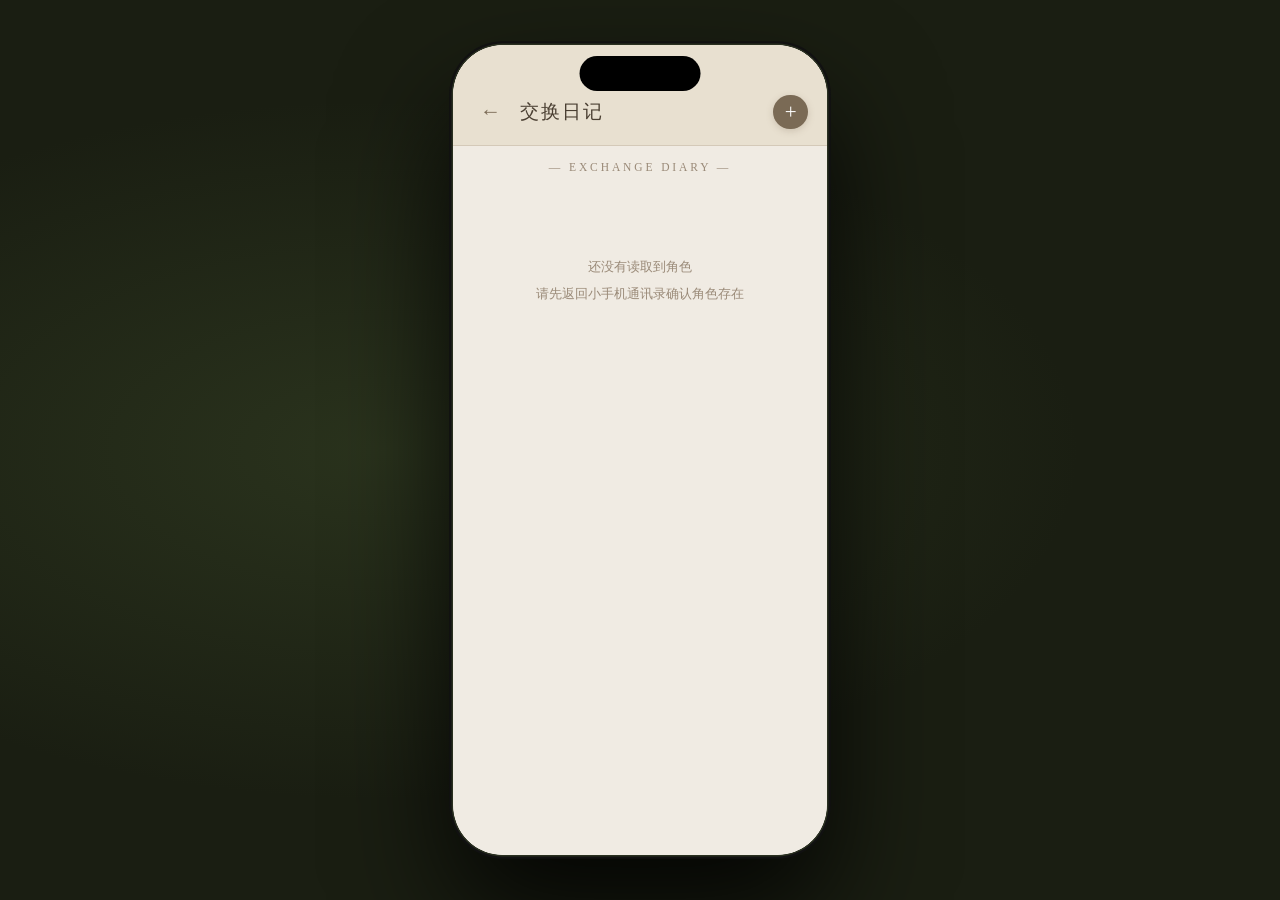
<file: diary.html>
<!DOCTYPE html>
<html lang="zh-CN">
<head>
<meta charset="UTF-8">
<meta name="viewport" content="width=device-width, initial-scale=1.0, maximum-scale=1.0, user-scalable=no">
<title>交换日记</title>
<style>
*{margin:0;padding:0;box-sizing:border-box;-webkit-tap-highlight-color:transparent}
html,body{width:100%;height:100%;font-family:'Noto Sans SC',Georgia,'Songti SC',serif;background:#e8e4d8;overflow:hidden}
.wrap{width:100%;height:100vh;display:flex;align-items:center;justify-content:center;background:radial-gradient(ellipse at 30% 50%,rgba(80,100,55,.3) 0%,transparent 55%),#1a1e12}
.shell{width:390px;height:844px;background:#0e120b;border-radius:52px;box-shadow:0 0 0 1.5px #2a3020,0 0 0 4px #111,0 60px 120px rgba(0,0,0,.85);position:relative;overflow:hidden;flex-shrink:0}
@media(max-height:900px) and (min-width:501px){.shell{zoom:.96}}
@media(max-height:860px) and (min-width:501px){.shell{zoom:.90}}
@media(max-height:800px) and (min-width:501px){.shell{zoom:.84}}
@media(max-height:740px) and (min-width:501px){.shell{zoom:.76}}
@media(max-height:680px) and (min-width:501px){.shell{zoom:.70}}
@media(max-width:500px){
  .wrap{background:#0e120b;padding:0;align-items:flex-start}
  .shell{width:100vw!important;height:100vh!important;border-radius:0!important;box-shadow:none!important;padding-top:env(safe-area-inset-top,0px)}
  .header{padding-top:max(52px,calc(env(safe-area-inset-top,0px) + 40px))!important}
}
.island{position:absolute;top:12px;left:50%;transform:translateX(-50%);width:126px;height:36px;background:#000;border-radius:20px;z-index:999}
.screen{position:absolute;inset:0;overflow:hidden;border-radius:inherit;background:#f0ebe3;color:#4a3f32}
.view{position:absolute;inset:0;display:none;flex-direction:column;background:#f0ebe3}
.view.active{display:flex}
.header{background:#e8e0d0;padding:52px 20px 16px;display:flex;align-items:center;justify-content:space-between;border-bottom:1px solid #d4c9b8;flex-shrink:0;position:relative;z-index:10}
.header-left{display:flex;align-items:center;gap:12px;min-width:0}
.back-btn{font-size:22px;color:#7a6a55;cursor:pointer;padding:4px 8px;line-height:1;user-select:none}
.header-title{font-size:20px;color:#4a3f32;font-weight:normal;letter-spacing:2px;white-space:nowrap;overflow:hidden;text-overflow:ellipsis}
.add-btn,.gen-btn{background:#7a6a55;color:#fff;border:none;cursor:pointer;box-shadow:0 2px 8px rgba(122,106,85,.26);font-family:inherit}
.add-btn{width:36px;height:36px;border-radius:50%;display:flex;align-items:center;justify-content:center;font-size:22px}
.gen-btn{padding:8px 15px;border-radius:20px;font-size:13px;letter-spacing:1px;white-space:nowrap}
.gen-btn:disabled{background:#b0a090;box-shadow:none}
.subtitle{text-align:center;color:#9a8a78;font-size:12px;letter-spacing:3px;padding:16px 0 8px;text-transform:uppercase;flex-shrink:0}
.scroll{flex:1;overflow-y:auto;-webkit-overflow-scrolling:touch}
.scroll::-webkit-scrollbar{display:none}
.books-grid{display:grid;grid-template-columns:1fr 1fr;gap:16px;padding:16px}
.book-card{background:#fff;border-radius:12px;overflow:hidden;box-shadow:0 2px 12px rgba(0,0,0,.08);cursor:pointer;transition:transform .2s;position:relative}
.book-card:active{transform:scale(.97)}
.book-spine{width:8px;height:100%;position:absolute;left:0;top:0;background:#c4a882}
.book-cover{padding:20px 16px 16px 20px;min-height:160px;display:flex;flex-direction:column;align-items:center;justify-content:center;background:linear-gradient(135deg,#fdf8f0 0%,#f5ede0 100%)}
.book-icon{width:54px;height:54px;border-radius:14px;background:#efe3d5;display:flex;align-items:center;justify-content:center;font-size:30px;margin-bottom:10px;overflow:hidden;box-shadow:0 2px 6px rgba(0,0,0,.08)}
.book-icon img{width:100%;height:100%;object-fit:cover}
.book-name{font-size:14px;color:#4a3f32;text-align:center;letter-spacing:1px;word-break:break-all}
.book-label{font-size:11px;color:#9a8a78;text-align:center;margin-top:4px;letter-spacing:1px}
.book-footer{padding:10px 16px;background:#f5ede0;border-top:1px solid #e8ddd0;font-size:11px;color:#9a8a78;text-align:center}
.empty{text-align:center;color:#9a8a78;padding:60px 20px;font-size:14px;line-height:2;grid-column:1/-1}
.diary-list{padding:16px;display:flex;flex-direction:column;gap:16px}
.diary-card{background:#fff;border-radius:12px;overflow:hidden;box-shadow:0 2px 12px rgba(0,0,0,.07);cursor:pointer;transition:transform .15s}
.diary-card:active{transform:scale(.98)}
.card-header{background:linear-gradient(135deg,#fdf8f0,#f5ede0);padding:16px 20px 12px;border-bottom:1px solid #ede3d5}
.card-date{font-size:16px;color:#4a3f32;letter-spacing:1px}
.card-meta{font-size:11px;color:#9a8a78;margin-top:4px}
.card-preview{padding:14px 20px;font-size:14px;color:#6a5a4a;line-height:1.8;display:-webkit-box;-webkit-line-clamp:3;-webkit-box-orient:vertical;overflow:hidden}
.empty-state{text-align:center;padding:80px 20px;color:#9a8a78}
.empty-icon{font-size:48px;margin-bottom:16px}
.empty-text{font-size:14px;line-height:2}
.detail-overlay{display:none;position:absolute;inset:0;z-index:100;background:#f5ede0;overflow-y:auto}
.detail-overlay::-webkit-scrollbar{display:none}
.detail-header{background:#e8e0d0;padding:52px 20px 16px;border-bottom:1px solid #d4c9b8;display:flex;align-items:center;gap:12px;position:sticky;top:0;z-index:2}
.parchment{margin:20px 16px 40px;background:#fdf8f0;border-radius:8px;padding:28px 24px;box-shadow:0 4px 20px rgba(0,0,0,.1),inset 0 0 60px rgba(200,180,140,.15);position:relative;line-height:2}
.parchment::before{content:'';position:absolute;inset:0;border-radius:8px;background:repeating-linear-gradient(transparent,transparent 31px,#e8ddd0 31px,#e8ddd0 32px);pointer-events:none}
.detail-date{font-size:15px;color:#4a3f32;text-align:center;margin-bottom:6px;position:relative;z-index:1;letter-spacing:2px}
.detail-meta{font-size:12px;color:#9a8a78;text-align:center;margin-bottom:20px;position:relative;z-index:1}
.detail-divider{border:none;border-top:1px solid #d4c9b8;margin:16px 0}
.detail-content{font-size:15px;color:#4a3f32;line-height:2.2;white-space:pre-wrap;position:relative;z-index:1}
.toast{position:absolute;bottom:40px;left:50%;transform:translateX(-50%);background:rgba(74,63,50,.88);color:#fff;padding:10px 20px;border-radius:20px;font-size:13px;opacity:0;transition:opacity .3s;pointer-events:none;white-space:nowrap;z-index:999}
.dialog-mask{display:none;position:absolute;inset:0;background:rgba(0,0,0,.42);z-index:200;align-items:center;justify-content:center}
.dialog-mask.show{display:flex}
.dialog-box{background:#fdf8f0;border-radius:16px;padding:22px 18px;width:84%;max-width:320px;text-align:center}
.dialog-title{font-size:16px;color:#4a3f32;margin-bottom:10px}
.dialog-msg{font-size:13px;color:#7a6a55;line-height:1.8;margin-bottom:18px}
.dialog-btns{display:flex;gap:10px}
.dialog-btn{flex:1;padding:10px;border-radius:20px;font-size:14px;cursor:pointer;border:none;font-family:inherit}
.dialog-btn-cancel{background:#e8ddd0;color:#7a6a55}
.dialog-btn-ok{background:#7a6a55;color:#fff}
.write-box{padding:16px}
.write-area{width:100%;min-height:260px;border:1px solid #d4c9b8;border-radius:12px;background:#fdf8f0;color:#4a3f32;font-family:Georgia,'Noto Serif SC','Songti SC',serif;font-size:15px;line-height:2;padding:16px;resize:none;outline:none;box-shadow:inset 0 0 40px rgba(200,180,140,.12)}
.write-actions{display:flex;gap:10px;margin-top:12px}
.write-actions button{flex:1;border:none;border-radius:18px;padding:11px;font-family:inherit;font-size:14px;cursor:pointer}
.btn-light{background:#e8ddd0;color:#7a6a55}
.btn-dark{background:#7a6a55;color:#fff}
</style>
</head>
<body>
<div class="wrap">
  <div class="shell">
    <div class="island"></div>
    <div class="screen">
      <div id="homeView" class="view active">
        <div class="header">
          <div class="header-left">
            <div class="back-btn" onclick="goBack()">←</div>
            <div class="header-title">交换日记</div>
          </div>
          <div class="add-btn" onclick="openUserDiary()">+</div>
        </div>
        <div class="subtitle">— Exchange Diary —</div>
        <div class="scroll"><div class="books-grid" id="booksGrid"><div class="empty">加载中...</div></div></div>
      </div>

      <div id="aiView" class="view">
        <div class="header">
          <div class="header-left">
            <div class="back-btn" onclick="showHome()">←</div>
            <div class="header-title" id="aiTitle">的日记</div>
          </div>
          <button class="gen-btn" id="genBtn" onclick="generateDiary()">✦ 今日日记</button>
        </div>
        <div class="scroll"><div class="diary-list" id="diaryList"></div></div>
      </div>

      <div id="userView" class="view">
        <div class="header">
          <div class="header-left">
            <div class="back-btn" onclick="showHome()">←</div>
            <div class="header-title">我的日记</div>
          </div>
          <button type="button" class="gen-btn" onclick="saveUserDiary()">保存</button>
        </div>
        <div class="scroll">
          <div class="write-box">
            <textarea id="userDiaryInput" class="write-area" placeholder="今天想写点什么？"></textarea>
            <div class="write-actions">
              <button type="button" class="btn-light" onclick="clearUserDiaryInput()">清空</button>
              <button type="button" class="btn-dark" onclick="saveUserDiary()">保存今天</button>
            </div>
          </div>
          <div class="diary-list" id="userDiaryList"></div>
        </div>
      </div>

      <div class="detail-overlay" id="detailOverlay">
        <div class="detail-header">
          <div class="back-btn" onclick="closeDetail()">←</div>
          <div style="font-size:16px;color:#4a3f32;" id="detailTitle"></div>
        </div>
        <div class="parchment">
          <div class="detail-date" id="detailDate"></div>
          <div class="detail-meta" id="detailMeta"></div>
          <hr class="detail-divider">
          <div class="detail-content" id="detailContent"></div>
        </div>
      </div>

      <div class="dialog-mask" id="existsDialog">
        <div class="dialog-box">
          <div class="dialog-title">今天已有日记</div>
          <div class="dialog-msg">今天的日记已经生成了。<br>是否删除重新生成？</div>
          <div class="dialog-btns">
            <button class="dialog-btn dialog-btn-cancel" onclick="closeExistsDialog()">取消</button>
            <button class="dialog-btn dialog-btn-ok" onclick="confirmRegenerate()">重新生成</button>
          </div>
        </div>
      </div>

      <div class="toast" id="toast"></div>
    </div>
  </div>
</div>

<script>
const spineColors=['#c4a882','#a8b4c0','#b8c4a8','#c0a8b8','#c4b8a8','#a8c0bc'];
let chars=[];
let currentChar=null;
let diaries=[];

function safeJson(raw,fallback){try{if(raw==null||raw==='')return fallback;return JSON.parse(raw)}catch(e){return fallback}}
function storeGet(k,f){return safeJson(localStorage.getItem(k),f)}
function storeSet(k,v){localStorage.setItem(k,JSON.stringify(v))}
function todayStr(){const d=new Date();return d.getFullYear()+'年'+String(d.getMonth()+1).padStart(2,'0')+'月'+String(d.getDate()).padStart(2,'0')+'日'}
function nowTime(){return Date.now()}
function esc(s){const d=document.createElement('div');d.textContent=s==null?'':String(s);return d.innerHTML}
function firstNonEmpty(){for(let i=0;i<arguments.length;i++){const v=arguments[i];if(v!==undefined&&v!==null&&String(v).trim()!=='')return v}return ''}
function goBack(){window.location.href='index.html'}
function showOnly(id){document.querySelectorAll('.view').forEach(v=>v.classList.remove('active'));const el=document.getElementById(id);if(el)el.classList.add('active')}

function normalizeChars(raw){
  if(!Array.isArray(raw))return [];
  return raw.filter(Boolean).map((c,i)=>{
    const id=firstNonEmpty(c.id,c.userId,c.aiId,c.contactId,'char_'+i);
    const name=firstNonEmpty(c.realName,c.name,c.nickname,c.aiName,'TA');
    return {
      id:String(id),
      name:String(name),
      realName:String(name),
      avatarImg:firstNonEmpty(c.avatarImg,c.avatar,c.avatarUri,c.avatarUrl,c.photo,''),
      system:firstNonEmpty(c.system,c.identityInfo,c.identity,c.persona,c.relation,'')
    };
  });
}
function loadCharsFromStorage(){
  const keys=['chars','contacts','aiContacts','characters','contactList'];
  for(const k of keys){
    const normalized=normalizeChars(storeGet(k,null));
    if(normalized.length)return normalized;
  }
  return [];
}
function showHome(){currentChar=null;showOnly('homeView');renderBooks()}
function init(){try{chars=loadCharsFromStorage();renderBooks()}catch(e){const grid=document.getElementById('booksGrid');if(grid)grid.innerHTML='<div class="empty">日记初始化失败<br>'+esc(e.message||e)+'</div>';showToast('初始化失败：'+(e.message||e))}}
function renderBooks(){
  const grid=document.getElementById('booksGrid');if(!grid)return;
  if(!chars||!chars.length){grid.innerHTML='<div class="empty">还没有读取到角色<br>请先返回小手机通讯录确认角色存在</div>';return}
  grid.innerHTML='';
  chars.forEach((c,i)=>{
    const card=document.createElement('div');card.className='book-card';card.onclick=()=>openAiDiary(c.id);
    const spine=document.createElement('div');spine.className='book-spine';spine.style.background=spineColors[i%spineColors.length];
    const cover=document.createElement('div');cover.className='book-cover';
    const icon=document.createElement('div');icon.className='book-icon';
    if(c.avatarImg){const img=document.createElement('img');img.src=c.avatarImg;img.onerror=()=>{icon.textContent='📔'};icon.appendChild(img)}else icon.textContent='📔';
    const name=document.createElement('div');name.className='book-name';name.textContent=c.realName||c.name||'TA';
    const label=document.createElement('div');label.className='book-label';label.textContent='的日记';
    const footer=document.createElement('div');footer.className='book-footer';footer.textContent='点击翻阅';
    cover.appendChild(icon);cover.appendChild(name);cover.appendChild(label);
    card.appendChild(spine);card.appendChild(cover);card.appendChild(footer);
    grid.appendChild(card);
  });
}

function openAiDiary(id){
  try{
    if(!chars||!chars.length)chars=loadCharsFromStorage();
    currentChar=(chars||[]).find(c=>String(c.id)===String(id));
    if(!currentChar){showToast('角色不存在，请返回后重试');return}
    const title=document.getElementById('aiTitle');if(title)title.textContent=(currentChar.realName||currentChar.name||'TA')+' 的日记';
    showOnly('aiView');loadDiaries();
  }catch(e){showToast('打开失败：'+(e.message||e))}
}
function getAllAiDiaries(){return storeGet('aiDiaries',{})}
function saveAllAiDiaries(data){storeSet('aiDiaries',data)}
function loadDiaries(){
  const list=document.getElementById('diaryList');if(!list)return;
  if(!currentChar){list.innerHTML='<div class="empty-state"><div class="empty-icon">📔</div><div class="empty-text">没有选中角色<br>请返回重新进入</div></div>';return}
  const all=getAllAiDiaries();
  diaries=(Array.isArray(all[currentChar.id])?all[currentChar.id]:[]).slice().sort((a,b)=>(b.timestamp||0)-(a.timestamp||0));
  if(!diaries.length){list.innerHTML='<div class="empty-state"><div class="empty-icon">📔</div><div class="empty-text">还没有日记<br>点击右上角生成今天的日记</div></div>';return}
  list.innerHTML='';
  diaries.forEach((d,i)=>{
    const card=document.createElement('div');card.className='diary-card';card.onclick=()=>openDetail(i,'ai');
    card.innerHTML='<div class="card-header"><div><div class="card-date">'+esc(d.date)+'</div><div class="card-meta">☁ '+esc(d.weather||'晴')+' · 📍 '+esc(d.location||'未知')+'</div></div></div><div class="card-preview">'+esc((d.content||'').slice(0,120))+'…</div>';
    list.appendChild(card);
  });
}

function readChatApiConfig(){
  const api=storeGet('api',{});
  const app=storeGet('AppConfig',{});
  return {
    url:firstNonEmpty(api.url,api.apiUrl,app.apiUrl,localStorage.getItem('apiUrl'),''),
    key:firstNonEmpty(api.key,api.apiKey,app.apiKey,localStorage.getItem('apiKey'),''),
    model:firstNonEmpty(api.model,api.modelName,app.modelName,localStorage.getItem('modelName'),'gpt-4o')
  };
}
function normalizeChatUrl(url){url=String(url||'').trim().replace(/\/+$/,'');if(!url)return '';if(url.endsWith('/chat/completions'))return url;return url+(url.includes('/v1')?'/chat/completions':'/v1/chat/completions')}
async function generateDiary(){
  if(!currentChar){showToast('没有选中角色');return}
  const today=todayStr();const all=getAllAiDiaries();const list=Array.isArray(all[currentChar.id])?all[currentChar.id]:[];
  if(list.some(d=>d&&d.date===today&&d.content)){showTodayExistsDialog();return}
  const btn=document.getElementById('genBtn');if(btn){btn.disabled=true;btn.textContent='生成中…'}
  try{
    const cfg=readChatApiConfig();const url=normalizeChatUrl(cfg.url);
    if(!url||!cfg.key)throw new Error('请先在小手机设置里填写聊天API地址和密钥');
    const aiName=currentChar.realName||currentChar.name||'TA';
    const msgs=storeGet('msgs',{});
    const chatArr=Array.isArray(msgs[currentChar.id])?msgs[currentChar.id]:[];
    const chat=chatArr.slice(-20).map(m=>{const role=(m.role==='user'||m.isFromMe===true||m.from==='me')?'你':aiName;return role+'：'+(m.content||m.text||'')}).join('\n');
    const sorted=list.slice().sort((a,b)=>(b.timestamp||0)-(a.timestamp||0));
    const prev=(sorted[0]&&sorted[0].summaryForNext)||'这是第一篇日记';
    const weather=(localStorage.getItem('cyberWeather')||'晴').replace(/^"|"$/g,'');
    const persona=currentChar.system||'';
    const prompt=`你是 ${aiName}，请以第一人称写今天的私人日记。

【你的人设】：${persona}
【今天日期】：${today}
【天气】：${weather}
【前一天摘要】：${prev}
【今天与用户的聊天片段】：
${chat || '今天还没有明显聊天记录。'}

【日记要求】：
1. 用第一人称，真实私密的口吻，像真正在写日记
2. 内容包含：今天做了什么、对用户说的某句话或某件事的感受、内心真实想法、今天的情绪起伏
3. 如果聊天里有感动的话、重要的事、用户受伤了或者分享了喜好，要重点写进去
4. 300-500字，分段自然，不要标题不要序号
5. 结尾写一句今天最想说的话

【格式输出】：
【日记正文】日记内容
【次日摘要】50字以内的摘要供明天参考`;
    const res=await fetch(url,{method:'POST',headers:{'Content-Type':'application/json','Authorization':'Bearer '+cfg.key},body:JSON.stringify({model:cfg.model||'gpt-4o',messages:[{role:'user',content:prompt}],stream:false})});
    const rawText=await res.text();let data=null;try{data=JSON.parse(rawText)}catch(e){}
    if(!res.ok){const msg=data&&(data.message||data.detail||(data.error&&(data.error.message||data.error)));throw new Error(msg||('API错误：'+res.status))}
    const raw=(data&&data.choices&&data.choices[0]&&data.choices[0].message&&data.choices[0].message.content?data.choices[0].message.content:rawText).trim();
    const bodyMatch=raw.match(/【日记正文】([\s\S]*?)(?=【次日摘要】|$)/);
    const summaryMatch=raw.match(/【次日摘要】([\s\S]*)$/);
    const body=(bodyMatch&&bodyMatch[1]?bodyMatch[1].trim():raw);
    const summary=(summaryMatch&&summaryMatch[1]?summaryMatch[1].trim():'');
    if(!body)throw new Error('生成内容为空');
    const item={id:nowTime(),date:today,weather:weather||'晴',location:'未知',content:body,summaryForNext:summary,timestamp:nowTime()};
    const next=list.filter(d=>d&&d.date!==today);next.unshift(item);all[currentChar.id]=next;saveAllAiDiaries(all);
    loadDiaries();showToast('日记生成成功');
  }catch(e){showToast('生成失败：'+(e.message||e))}
  finally{resetGenBtn()}
}
function resetGenBtn(){const btn=document.getElementById('genBtn');if(btn){btn.disabled=false;btn.textContent='✦ 今日日记'}}
function showTodayExistsDialog(){const el=document.getElementById('existsDialog');if(el)el.classList.add('show');resetGenBtn()}
function closeExistsDialog(){const el=document.getElementById('existsDialog');if(el)el.classList.remove('show')}
function confirmRegenerate(){if(!currentChar)return;closeExistsDialog();const all=getAllAiDiaries();all[currentChar.id]=(Array.isArray(all[currentChar.id])?all[currentChar.id]:[]).filter(d=>d&&d.date!==todayStr());saveAllAiDiaries(all);loadDiaries();setTimeout(generateDiary,200)}

function openDetail(i,type){
  const d=type==='user'?userDiaries()[i]:diaries[i];if(!d){showToast('日记不存在');return}
  document.getElementById('detailTitle').textContent=d.date||'日记';
  document.getElementById('detailDate').textContent=d.date||'';
  document.getElementById('detailMeta').textContent=type==='user'?'我的日记':'☁ '+(d.weather||'晴')+'　📍 '+(d.location||'未知');
  document.getElementById('detailContent').textContent=d.content||'';
  document.getElementById('detailOverlay').style.display='block';
  document.getElementById('detailOverlay').scrollTop=0;
}
function closeDetail(){const el=document.getElementById('detailOverlay');if(el)el.style.display='none'}

function openUserDiary(){showOnly('userView');const input=document.getElementById('userDiaryInput');if(input)input.value='';renderUserDiaries()}
function userDiaries(){
  const a=storeGet('userDiaries',[]);const b=storeGet('diaryUserEntries',[]);
  const merged=[];const seen={};
  [].concat(Array.isArray(a)?a:[],Array.isArray(b)?b:[]).forEach(x=>{if(!x||!x.content)return;const key=(x.date||'')+'_'+(x.id||x.timestamp||'');if(!seen[key]){seen[key]=true;merged.push(x)}});
  return merged.sort((x,y)=>(y.timestamp||0)-(x.timestamp||0));
}
function persistUserDiaries(arr){const clean=(Array.isArray(arr)?arr:[]).filter(d=>d&&d.content);storeSet('userDiaries',clean);storeSet('diaryUserEntries',clean)}
function renderUserDiaries(){
  const arr=userDiaries();const list=document.getElementById('userDiaryList');if(!list)return;
  if(!arr.length){list.innerHTML='<div class="empty-state"><div class="empty-icon">✍️</div><div class="empty-text">还没有自己的日记<br>可以从上面开始写</div></div>';return}
  list.innerHTML='';
  arr.forEach((d,i)=>{const card=document.createElement('div');card.className='diary-card';card.onclick=()=>openDetail(i,'user');card.innerHTML='<div class="card-header"><div><div class="card-date">'+esc(d.date)+'</div><div class="card-meta">我的日记</div></div></div><div class="card-preview">'+esc((d.content||'').slice(0,120))+'…</div>';list.appendChild(card)});
}
function saveUserDiary(){
  try{const input=document.getElementById('userDiaryInput');if(!input){showToast('输入框不存在');return}const t=input.value.trim();if(!t){showToast('先写点内容吧');return}const today=todayStr();const arr=userDiaries().filter(d=>d.date!==today);arr.unshift({id:nowTime(),date:today,content:t,timestamp:nowTime()});persistUserDiaries(arr);input.value='';renderUserDiaries();showToast('已保存')}catch(e){showToast('保存失败：'+(e.message||e))}
}
function clearUserDiaryInput(){const input=document.getElementById('userDiaryInput');if(input)input.value=''}

let toastTimer=null;
function showToast(msg){const t=document.getElementById('toast');if(!t)return;t.textContent=msg;t.style.opacity='1';clearTimeout(toastTimer);toastTimer=setTimeout(()=>t.style.opacity='0',3600)}
window.addEventListener('error',function(e){try{showToast('页面错误：'+(e.message||'未知错误'))}catch(_){}})
window.addEventListener('DOMContentLoaded',init);
</script>
</body>
</html>
</file>
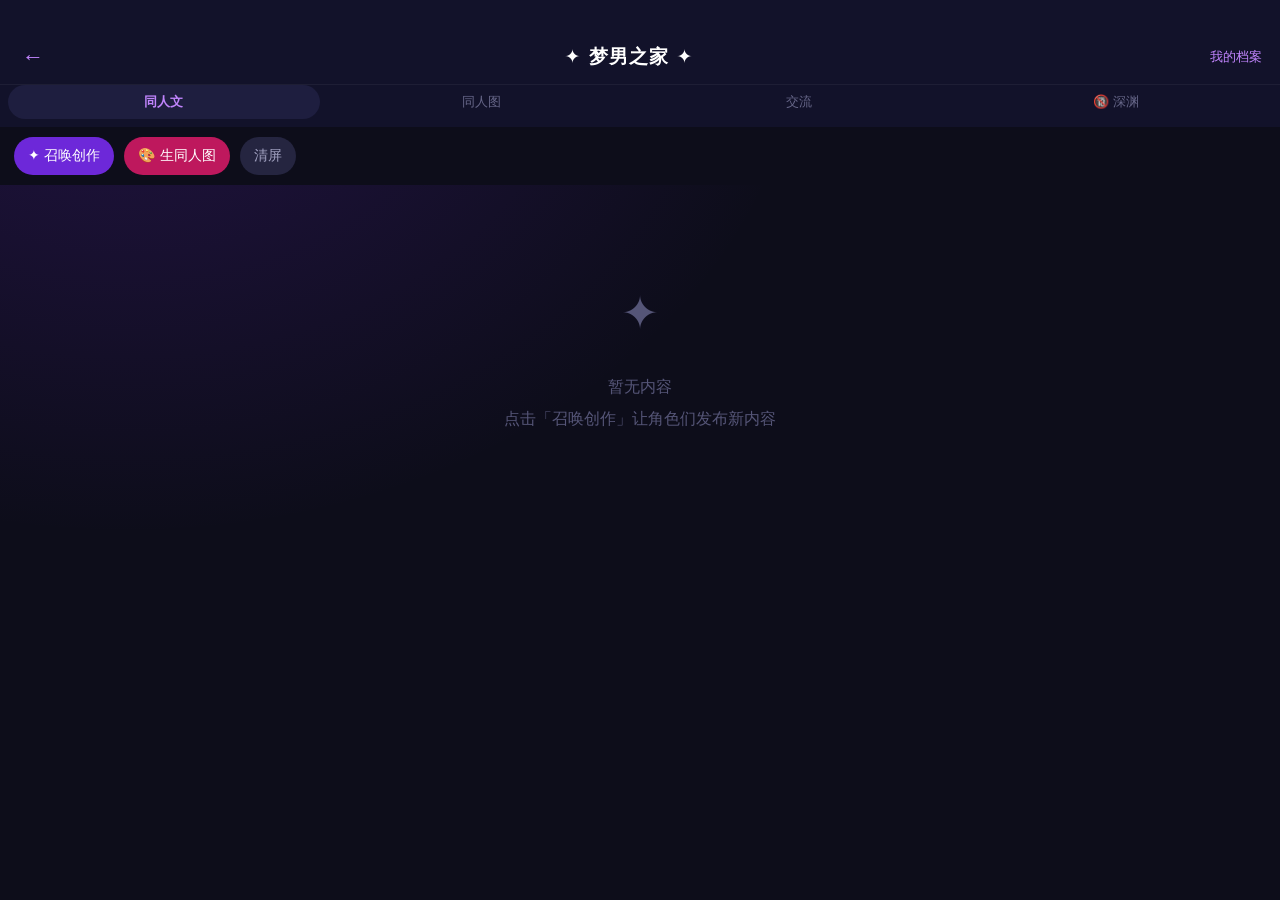
<file: dreamhouse.html>
<!DOCTYPE html>
<html lang="zh-CN">
<head>
<meta charset="UTF-8">
<meta name="viewport" content="width=device-width, initial-scale=1.0, maximum-scale=1.0, user-scalable=no">
<title>梦男之家</title>
<style>
*{box-sizing:border-box;margin:0;padding:0;-webkit-tap-highlight-color:transparent}
html,body{width:100%;height:100%;background:#0d0d1a;color:#e2e2f0;font-family:'Noto Sans SC',system-ui,-apple-system,BlinkMacSystemFont,'Segoe UI',sans-serif;overflow:hidden}
.app{height:100%;display:flex;flex-direction:column;background:radial-gradient(ellipse at 10% 0%,rgba(109,40,217,.22),transparent 42%),#0d0d1a}
.top{background:#12122a;padding:42px 14px 12px;display:flex;align-items:center;gap:10px;flex-shrink:0;border-bottom:1px solid rgba(255,255,255,.05)}
.back{background:none;border:0;color:#c084fc;font-size:22px;line-height:1;padding:4px 8px;cursor:pointer}
.title{flex:1;text-align:center;font-weight:800;font-size:19px;color:#fff;letter-spacing:1px}.profile{color:#c084fc;font-size:13px;padding:6px 4px;cursor:pointer;white-space:nowrap}
.tabs{display:flex;gap:6px;background:#12122a;padding:0 8px 8px;flex-shrink:0}.tab{flex:1;text-align:center;padding:8px 5px;border-radius:20px;color:#666688;font-size:13px;cursor:pointer}.tab.on{background:#1e1e3f;color:#c084fc;font-weight:700}
.actions{display:flex;gap:10px;align-items:center;padding:10px 14px;background:#0d0d1a;flex-shrink:0}.btn{border:0;border-radius:20px;color:#fff;font-family:inherit;cursor:pointer;font-size:14px;padding:10px 14px}.btn.purple{background:#6d28d9}.btn.pink{background:#be185d}.btn.gray{background:#252540;color:#a3a3c2}.btn:disabled{opacity:.5}
.list{flex:1;overflow-y:auto;padding:12px 14px 22px}.list::-webkit-scrollbar{display:none}
.post{background:#12122a;border:1px solid rgba(192,132,252,.12);border-radius:16px;padding:14px;margin-bottom:12px;box-shadow:0 8px 22px rgba(0,0,0,.18);cursor:pointer}.post:active{transform:scale(.99)}
.post-head{display:flex;align-items:center;gap:8px;margin-bottom:8px}.alias{color:#c084fc;font-size:13px;font-weight:700;flex:1}.board{font-size:10px;color:#818cf8;background:#1e1e3f;border-radius:9px;padding:2px 8px}.time{font-size:10px;color:#555577}.content{font-size:14px;line-height:1.8;color:#e2e2f0;white-space:pre-wrap;word-break:break-word}.thumb{width:100%;max-height:260px;object-fit:cover;border-radius:12px;margin:8px 0 10px;background:#080812}.meta{display:flex;gap:16px;margin-top:10px;color:#8888aa;font-size:12px}.empty{text-align:center;color:#555577;padding:70px 20px;line-height:2}.empty .e{font-size:46px;margin-bottom:12px}
.mask{position:fixed;inset:0;background:rgba(0,0,0,.55);display:none;align-items:center;justify-content:center;z-index:10;padding:18px}.mask.show{display:flex}.dialog{width:100%;max-width:350px;background:#12122a;border:1px solid rgba(192,132,252,.22);border-radius:18px;padding:18px}.dialog-title{font-size:17px;font-weight:800;color:#fff;margin-bottom:10px}.dialog-body{font-size:13px;color:#a3a3c2;line-height:1.8;max-height:68vh;overflow-y:auto}.dialog-actions{display:flex;gap:10px;margin-top:16px}.dialog-actions .btn{flex:1}.field{margin:10px 0}.label{font-size:12px;color:#8888aa;margin-bottom:5px}.input,.textarea{width:100%;background:#0d0d1a;border:1px solid #252540;border-radius:12px;padding:10px 12px;color:#e2e2f0;font-family:inherit;outline:none}.textarea{min-height:110px;resize:vertical;line-height:1.6}.toast{position:fixed;bottom:36px;left:50%;transform:translateX(-50%);background:rgba(20,20,38,.94);color:#fff;padding:10px 18px;border-radius:999px;font-size:13px;opacity:0;transition:.2s;z-index:99;white-space:nowrap}.toast.show{opacity:1}
.comments{margin-top:12px;padding-top:12px;border-top:1px solid rgba(255,255,255,.06)}.comment-title{text-align:center;color:#555577;font-size:11px;margin-bottom:6px}.comment{font-size:12.5px;line-height:1.7;margin:5px 0}.comment.support{color:#a3a3c2}.comment.argue{color:#f87171}.comment.jealous{color:#f472b6}.comment.echo{color:#60a5fa}
</style>
</head>
<body>
<div class="app">
  <div class="top"><button class="back" onclick="location.href='index.html'">←</button><div class="title">✦ 梦男之家 ✦</div><div class="profile" onclick="openProfile()">我的档案</div></div>
  <div class="tabs" id="tabs"></div>
  <div class="actions"><button class="btn purple" id="btnText" onclick="triggerAiCreation()">✦ 召唤创作</button><button class="btn pink" id="btnImg" onclick="triggerFanArt()">🎨 生同人图</button><button class="btn gray" onclick="clearBoard()">清屏</button></div>
  <div class="list" id="list"></div>
</div>

<div class="mask" id="detailMask" onclick="closeDetail(event)"><div class="dialog" onclick="event.stopPropagation()"><div class="dialog-title" id="detailTitle"></div><div class="dialog-body" id="detailBody"></div><div class="dialog-actions"><button class="btn gray" onclick="hideDetail()">关闭</button></div></div></div>
<div class="mask" id="profileMask" onclick="closeProfile(event)"><div class="dialog" onclick="event.stopPropagation()"><div class="dialog-title">我的档案</div><div class="dialog-body"><div class="field"><div class="label">外形描述（用于同人图/同人文）</div><textarea class="textarea" id="appearanceInput" placeholder="例如：黑发，冷白皮，喜欢黑色衣服……"></textarea></div><div class="field"><div class="label">偏好补充</div><textarea class="textarea" id="prefInput" placeholder="想让梦男之家围绕你写什么氛围、关系、禁忌等"></textarea></div></div><div class="dialog-actions"><button class="btn gray" onclick="hideProfile()">取消</button><button class="btn purple" onclick="saveProfile()">保存</button></div></div></div>
<div class="mask" id="gateMask"><div class="dialog"><div class="dialog-title">🔞 深渊入口</div><div class="dialog-body">深渊板块包含成人向内容。请确认你已满18岁且自愿进入。</div><div class="dialog-actions"><button class="btn gray" onclick="hideGate()">离开</button><button class="btn pink" onclick="unlockAbyss()">我已满18岁</button></div></div></div>
<div class="toast" id="toast"></div>
<script>
const boards=['同人文','同人图','交流','深渊'];let currentBoard='同人文',abyss=false,posts=[];
const aliases={p:['星尘','月影','深海','暗夜','迷雾','晨曦','流光','暮色','烟雨','霜降'],s:['的梦','过客','漫游者','观察员','低语者','守望者','追光者','迷途者']};
function jget(k,f){try{return JSON.parse(localStorage.getItem(k))??f}catch(e){return f}}function jset(k,v){localStorage.setItem(k,JSON.stringify(v))}function toast(m){const t=document.getElementById('toast');t.textContent=m;t.classList.add('show');clearTimeout(window._tt);window._tt=setTimeout(()=>t.classList.remove('show'),2400)}
function fmt(ts){const d=new Date(ts);return `${String(d.getMonth()+1).padStart(2,'0')}-${String(d.getDate()).padStart(2,'0')} ${String(d.getHours()).padStart(2,'0')}:${String(d.getMinutes()).padStart(2,'0')}`}function esc(s){const d=document.createElement('div');d.textContent=s||'';return d.innerHTML}
function aliasFor(id){let a=jget('dreamAliases',{});if(!a[id]){a[id]=aliases.p[Math.floor(Math.random()*aliases.p.length)]+aliases.s[Math.floor(Math.random()*aliases.s.length)];jset('dreamAliases',a)}return a[id]}
function init(){renderTabs();posts=jget('dreamPosts',[]);render()}function renderTabs(){document.getElementById('tabs').innerHTML=boards.map(b=>`<div class="tab ${b===currentBoard?'on':''}" onclick="setBoard('${b}')">${b==='深渊'?'🔞 深渊':b}</div>`).join('')}function setBoard(b){if(b==='深渊'&&!abyss){document.getElementById('gateMask').classList.add('show');return}currentBoard=b;renderTabs();render()}function hideGate(){document.getElementById('gateMask').classList.remove('show')}function unlockAbyss(){abyss=true;hideGate();setBoard('深渊')}
function render(){const list=document.getElementById('list');let arr=posts.filter(p=>p.boardId===currentBoard&&(currentBoard==='深渊'?p.grade>=1:p.grade===0)).sort((a,b)=>b.timestamp-a.timestamp);if(!arr.length){list.innerHTML='<div class="empty"><div class="e">✦</div>暂无内容<br>点击「召唤创作」让角色们发布新内容</div>';return}list.innerHTML=arr.map(p=>`<div class="post" onclick="showPost(${p.id})"><div class="post-head"><div class="alias">✦ ${esc(p.authorAlias)}</div><div class="board">${esc(p.boardId)}</div><div class="time">${fmt(p.timestamp)}</div></div>${p.imagePath?`<img class="thumb" src="${p.imagePath}" onerror="this.style.display='none'">`:''}<div class="content">${esc((p.content||'').slice(0,180))}${(p.content||'').length>180?'…':''}</div><div class="meta"><span>♡ ${p.likeCount||0}</span><span>✦ ${p.collectCount||0}</span><span>评论 ${p.reactions?.length||0}</span></div></div>`).join('')}
function showPost(id){const p=posts.find(x=>x.id===id);if(!p)return;document.getElementById('detailTitle').textContent='✦ '+p.authorAlias;let html=(p.imagePath?`<img class="thumb" src="${p.imagePath}">`:'')+`<div class="content">${esc(p.content)}</div>`;if(p.reactions&&p.reactions.length){html+=`<div class="comments"><div class="comment-title">── 评论区 ──</div>`+p.reactions.map(r=>`<div class="comment ${r.cls}">${esc(r.alias)}：${esc(r.content)}</div>`).join('')+'</div>'}document.getElementById('detailBody').innerHTML=html;document.getElementById('detailMask').classList.add('show')}function closeDetail(e){if(e.target.id==='detailMask')hideDetail()}function hideDetail(){document.getElementById('detailMask').classList.remove('show')}
function profile(){return jget('dreamProfile',{appearance:'',pref:''})}function openProfile(){const p=profile();document.getElementById('appearanceInput').value=p.appearance||'';document.getElementById('prefInput').value=p.pref||'';document.getElementById('profileMask').classList.add('show')}function closeProfile(e){if(e.target.id==='profileMask')hideProfile()}function hideProfile(){document.getElementById('profileMask').classList.remove('show')}function saveProfile(){jset('dreamProfile',{appearance:document.getElementById('appearanceInput').value.trim(),pref:document.getElementById('prefInput').value.trim()});hideProfile();toast('已保存档案')}
function getApi(){return jget('api',{})}function chatUrl(){let u=(getApi().url||'').trim().replace(/\/$/,'');if(!u)return'';return u.endsWith('/chat/completions')?u:u+(u.includes('/v1')?'/chat/completions':'/v1/chat/completions')}function imgUrl(){let u=(getApi().imgUrl||'').trim().replace(/\/$/,'');if(!u)return'';return u.endsWith('/images/generations')?u:u+(u.includes('/v1')?'/images/generations':'/v1/images/generations')}
async function callChat(prompt,max=900){const api=getApi(),url=chatUrl();if(!url||!api.key)throw new Error('请先在小手机设置里填写聊天 API');const r=await fetch(url,{method:'POST',headers:{'Content-Type':'application/json','Authorization':'Bearer '+api.key},body:JSON.stringify({model:api.model,messages:[{role:'user',content:prompt}],temperature:.9,max_tokens:max})});const d=await r.json();if(!r.ok||d.error)throw new Error(d.error?.message||'创作失败');return(d.choices?.[0]?.message?.content||'').trim()}
async function callImg(prompt){const api=getApi(),url=imgUrl();if(!url||!api.imgKey)throw new Error('请先在小手机设置里填写生图 API');const final=[prompt,api.imgPositive||''].filter(Boolean).join(', ');const body={model:api.imgModel||undefined,prompt:final,negative_prompt:api.imgNegative||undefined,size:api.imgSize||'512x512',n:1,response_format:'url'};Object.keys(body).forEach(k=>body[k]===undefined&&delete body[k]);const r=await fetch(url,{method:'POST',headers:{'Content-Type':'application/json','Authorization':'Bearer '+api.imgKey},body:JSON.stringify(body)});const d=await r.json().catch(()=>({}));if(!r.ok||d.error)throw new Error(d.error?.message||'生图失败');const item=d.data?.[0]||d.images?.[0]||d.output?.[0]||d;return item.url||item.image_url||(item.b64_json?'data:image/png;base64,'+item.b64_json:'')}
function randomAuthor(){const cs=jget('chars',[]);if(cs.length&&Math.random()>.45){const c=cs[Math.floor(Math.random()*cs.length)];return{id:c.id,alias:aliasFor(c.id),persona:c.system||c.identity||c.relation||'一个有个性的角色'}}return{id:'npc_'+Date.now(),alias:aliasFor('npc_'+Math.random()),persona:'一个对主角有好感的匿名创作者'}}
function buildTextPrompt(board,author){const p=profile();const appearance=p.appearance?`主角外形：${p.appearance}`:'主角是被所有人关注和迷恋的中心';const pref=p.pref?`用户偏好：${p.pref}`:'';if(board==='交流')return`你是匿名网友，人设：${author.persona}\n${appearance}\n${pref}\n请发一条关于主角的讨论帖，100-200字，核心永远围绕主角，直接输出正文。`;if(board==='深渊')return`你是匿名成人向同人作者，人设：${author.persona}\n${appearance}\n${pref}\n请创作一篇成人向、情绪张力强的第一人称同人短文，400-600字。主角是被爱与被渴望的中心，必须是自愿、平等、成年人之间的亲密关系。直接输出正文，不要标题。`;return`你是匿名同人作者，人设：${author.persona}\n${appearance}\n${pref}\n请以第一人称写一篇关于你和主角的短篇同人文，300-500字。主角是被爱的中心，文风含蓄、克制、有氛围，直接输出正文，不要标题。`}
function genReactions(content){const names=['星河漫游者','月影观察员','深海低语者','暮色守望者'];const types=[['support','这段真的写出了主角的感觉。'],['argue','我觉得这里有点OOC，主角不会这么轻易软化。'],['jealous','不许你比我更懂ta，我也见过ta这样。'],['echo','看到这里有点破防，主角就是有这种魔力。']];return types.map((t,i)=>({alias:names[i],cls:t[0],content:t[1]}))}
async function triggerAiCreation(){const btn=document.getElementById('btnText');btn.disabled=true;btn.textContent='召唤中…';try{const a=randomAuthor();const content=await callChat(buildTextPrompt(currentBoard,a),1300);const grade=currentBoard==='深渊'?1:0;posts.unshift({id:Date.now(),authorId:a.id,authorAlias:a.alias,boardId:currentBoard,content,imagePath:'',grade,likeCount:Math.floor(Math.random()*280)+8,collectCount:Math.floor(Math.random()*80)+2,timestamp:Date.now(),reactions:genReactions(content)});jset('dreamPosts',posts);toast('✦ '+a.alias+' 发布了新内容');render()}catch(e){toast(e.message||'创作失败')}finally{btn.disabled=false;btn.textContent='✦ 召唤创作'}}
async function triggerFanArt(){const p=profile();if(!p.appearance){toast('请先在「我的档案」填写外形描述');openProfile();return}const api=getApi();if(!api.imgEnable){toast('请先在小手机设置里开启角色生图');return}const btn=document.getElementById('btnImg');btn.disabled=true;btn.textContent='生成中…';try{const a=randomAuthor();const stylePrompt=`You are ${a.persona}. Create one English image prompt for fan art of the protagonist. Protagonist appearance: ${p.appearance}. Preference: ${p.pref||'romantic, atmospheric'}. Board: ${currentBoard}. ${currentBoard==='深渊'?'Adult intimate but consensual mood, sensual composition.':'Illustration, emotional atmosphere.'} Only output prompt.`;const prompt=await callChat(stylePrompt,180);const img=await callImg(prompt);if(!img)throw new Error('接口没有返回图片');const cap=await callChat(`你刚为主角画了一幅同人图。画面prompt：${prompt}\n请写50字以内发帖配文，含蓄有情感，直接输出。`,150).catch(()=> '画完以后，屏幕暗下去，我还是看了很久。');const grade=currentBoard==='深渊'?1:0;const board=currentBoard==='深渊'?'深渊':'同人图';posts.unshift({id:Date.now(),authorId:a.id,authorAlias:a.alias,boardId:board,content:cap,imagePath:img,grade,likeCount:Math.floor(Math.random()*280)+8,collectCount:Math.floor(Math.random()*80)+2,timestamp:Date.now(),reactions:genReactions(cap)});jset('dreamPosts',posts);if(currentBoard!==board)setBoard(board);else render();toast('🎨 '+a.alias+' 画了一幅同人图')}catch(e){toast(e.message||'生图失败')}finally{btn.disabled=false;btn.textContent='🎨 生同人图'}}
function clearBoard(){if(confirm('清除当前板块本地内容？')){posts=posts.filter(p=>p.boardId!==currentBoard);jset('dreamPosts',posts);render()}}
init();
</script>
</body>
</html>
</file>
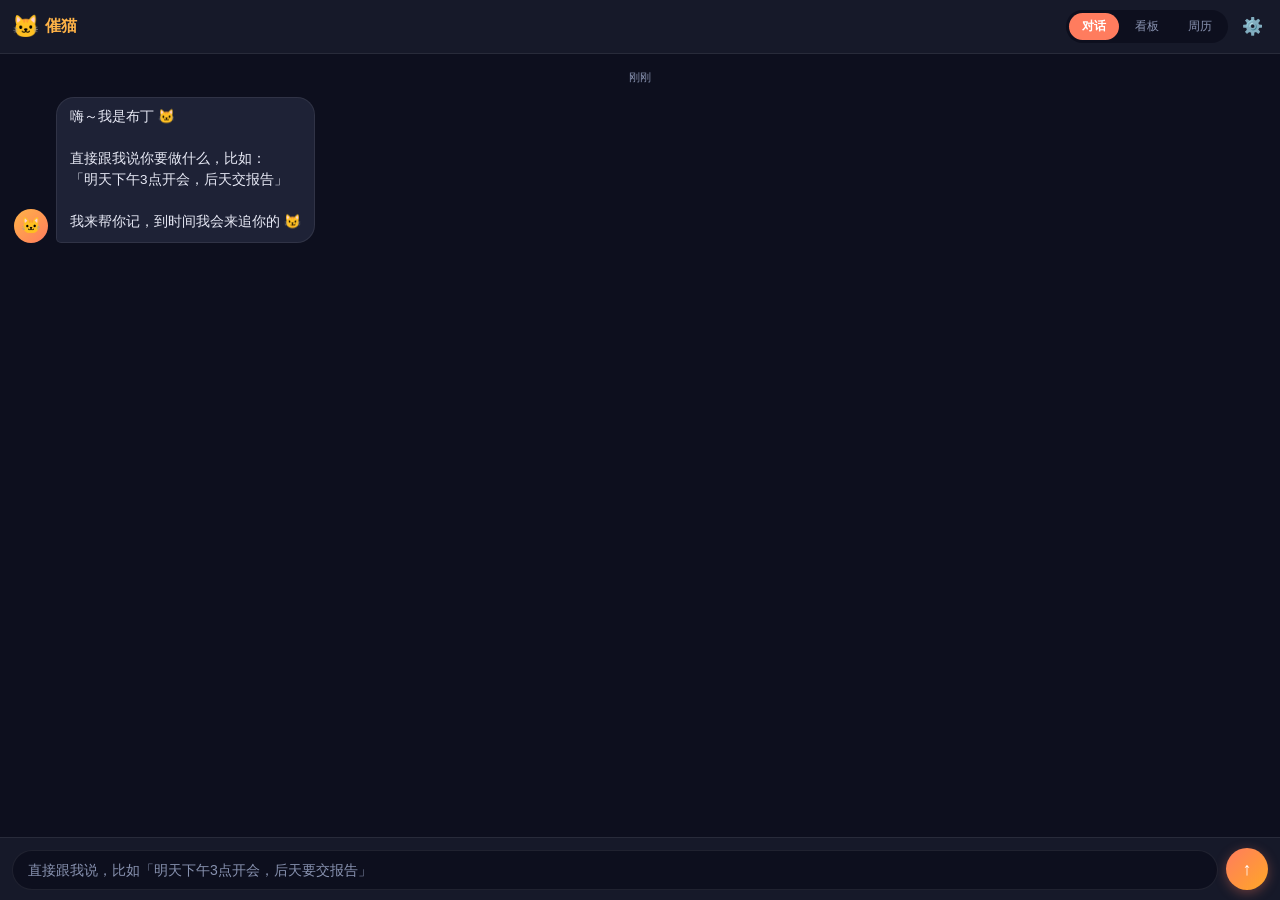
<file: task.html>
<!DOCTYPE html>
<html lang="zh-CN">
<head>
  <meta charset="UTF-8">
  <meta name="viewport" content="width=device-width, initial-scale=1.0, maximum-scale=1.0, user-scalable=no">
  <meta name="apple-mobile-web-app-capable" content="yes">
  <meta name="apple-mobile-web-app-status-bar-style" content="black-translucent">
  <title>催猫 · 任务助手</title>
  <style>
    *{box-sizing:border-box;margin:0;padding:0;-webkit-tap-highlight-color:transparent}
    :root{
      --bg:#0d0f1e;--surface:#161929;--surface2:#1e2236;
      --border:rgba(255,255,255,0.08);--text:#e8eaf6;--muted:#8892b0;
      --accent:#ff7c5e;--accent2:#ffa726;--cat:#ffb347;
      --todo:#5c6bc0;--doing:#ef6c00;--done:#43a047;
      --danger:#ef5350;--high:#ef5350;--medium:#ffa726;--low:#66bb6a;
      --r:12px;--sh:0 4px 24px rgba(0,0,0,.4)
    }
    body{font-family:-apple-system,'PingFang SC','Noto Sans SC',sans-serif;
      background:var(--bg);color:var(--text);min-height:100vh;
      overflow-x:hidden;-webkit-font-smoothing:antialiased}

    /* ── HEADER ── */
    .hdr{position:fixed;top:0;left:0;right:0;z-index:100;
      background:var(--surface);border-bottom:1px solid var(--border);
      display:flex;align-items:center;padding:0 12px;height:54px;gap:8px}
    .logo{display:flex;align-items:center;gap:6px;margin-right:auto}
    .cat-ico{font-size:22px;animation:bob 2.4s ease-in-out infinite}
    @keyframes bob{0%,100%{transform:translateY(0)}50%{transform:translateY(-4px)}}
    .app-name{font-size:16px;font-weight:700;color:var(--cat)}
    .tabs{display:flex;gap:3px;background:var(--bg);border-radius:20px;padding:3px}
    .tab{padding:5px 13px;border-radius:16px;font-size:12px;border:none;
      background:transparent;color:var(--muted);cursor:pointer;transition:all .2s;white-space:nowrap}
    .tab.on{background:var(--accent);color:#fff;font-weight:600}
    .hdr-btn{width:32px;height:32px;background:none;border:none;
      color:var(--muted);cursor:pointer;font-size:17px;
      display:flex;align-items:center;justify-content:center;border-radius:8px}
    .hdr-btn:hover{background:var(--surface2)}

    /* ── MAIN ── */
    .main{padding-top:54px;padding-bottom:72px;min-height:100vh}
    .view{display:none;padding:14px}
    .view.on{display:block}

    /* ── CHAT ── */
    .msgs{display:flex;flex-direction:column;gap:10px;padding-bottom:8px}
    .msg{display:flex;gap:8px;animation:fadeup .3s ease}
    @keyframes fadeup{from{opacity:0;transform:translateY(8px)}to{opacity:1;transform:translateY(0)}}
    .msg.u{flex-direction:row-reverse}
    .ava{width:34px;height:34px;border-radius:50%;display:flex;align-items:center;
      justify-content:center;font-size:16px;flex-shrink:0;align-self:flex-end}
    .msg.c .ava{background:linear-gradient(135deg,#ffb347,#ff7c5e)}
    .msg.u .ava{background:linear-gradient(135deg,#5c6bc0,#3949ab)}
    .bub{max-width:78%;padding:9px 13px;border-radius:18px;font-size:13.5px;line-height:1.55}
    .msg.c .bub{background:var(--surface2);border:1px solid var(--border);border-bottom-left-radius:5px}
    .msg.u .bub{background:linear-gradient(135deg,var(--accent),var(--accent2));color:#fff;border-bottom-right-radius:5px}
    .msg-time{font-size:11px;color:var(--muted);text-align:center;padding:2px 0}
    .task-chips{display:flex;flex-direction:column;gap:6px;margin-top:8px}
    .tchip{background:var(--surface);border:1px solid var(--border);border-radius:9px;
      padding:8px 11px;display:flex;align-items:center;gap:8px;cursor:pointer;transition:border-color .2s}
    .tchip:hover{border-color:var(--accent)}
    .pdot{width:7px;height:7px;border-radius:50%;flex-shrink:0}
    .tchip-title{flex:1;font-size:12.5px;font-weight:500}
    .tchip-time{font-size:11px;color:var(--muted)}

    /* ── CHAT INPUT ── */
    .cin-bar{position:fixed;bottom:0;left:0;right:0;padding:10px 12px;
      background:var(--surface);border-top:1px solid var(--border);
      display:flex;gap:8px;align-items:flex-end;z-index:100}
    .cin{flex:1;background:var(--bg);border:1.5px solid var(--border);border-radius:22px;
      padding:9px 15px;color:var(--text);font-size:14px;resize:none;outline:none;
      max-height:110px;overflow-y:auto;line-height:1.45;transition:border-color .2s;
      font-family:inherit}
    .cin:focus{border-color:var(--accent)}
    .cin::placeholder{color:var(--muted)}
    .send{width:42px;height:42px;border-radius:50%;
      background:linear-gradient(135deg,var(--accent),var(--accent2));
      border:none;cursor:pointer;display:flex;align-items:center;justify-content:center;
      color:#fff;font-size:18px;flex-shrink:0;transition:transform .15s,box-shadow .15s;
      box-shadow:0 3px 12px rgba(255,124,94,.35)}
    .send:active{transform:scale(.9)}

    /* ── TYPING ── */
    .typing{display:flex;gap:4px;padding:9px 13px;background:var(--surface2);
      border-radius:18px;border:1px solid var(--border);width:fit-content;
      border-bottom-left-radius:5px}
    .tdot{width:6px;height:6px;background:var(--muted);border-radius:50%;
      animation:bounce 1.2s ease-in-out infinite}
    .tdot:nth-child(2){animation-delay:.2s}
    .tdot:nth-child(3){animation-delay:.4s}
    @keyframes bounce{0%,60%,100%{transform:translateY(0);opacity:.4}30%{transform:translateY(-6px);opacity:1}}

    /* ── BOARD ── */
    .stats{display:grid;grid-template-columns:repeat(3,1fr);gap:8px;margin-bottom:14px}
    .scard{background:var(--surface);border-radius:var(--r);padding:12px;
      text-align:center;border:1px solid var(--border)}
    .snum{font-size:26px;font-weight:700;display:block}
    .slbl{font-size:11px;color:var(--muted);margin-top:2px}
    .cols{display:flex;flex-direction:column;gap:12px}
    .col{background:var(--surface);border-radius:var(--r);border:1px solid var(--border);overflow:hidden}
    .col-hdr{padding:10px 14px;display:flex;align-items:center;gap:7px;border-bottom:1px solid var(--border)}
    .col-ind{width:9px;height:9px;border-radius:50%}
    .col-ttl{font-size:13.5px;font-weight:600;flex:1}
    .col-cnt{background:var(--bg);padding:2px 7px;border-radius:9px;font-size:11px;color:var(--muted)}
    .col-body{padding:8px;display:flex;flex-direction:column;gap:7px;min-height:50px}
    .tcard{background:var(--bg);border:1px solid var(--border);border-radius:9px;
      padding:11px;cursor:pointer;transition:all .2s;animation:fadeup .3s ease}
    .tcard:hover{border-color:var(--accent);transform:translateY(-1px);box-shadow:var(--sh)}
    .tcard.done-c{opacity:.58}
    .tc-top{display:flex;align-items:flex-start;gap:7px}
    .chk{width:20px;height:20px;border-radius:50%;border:2px solid var(--border);
      cursor:pointer;flex-shrink:0;display:flex;align-items:center;justify-content:center;
      transition:all .2s;margin-top:1px}
    .chk.on{background:var(--done);border-color:var(--done);color:#fff;font-size:10px}
    .ttl{font-size:13.5px;font-weight:500;flex:1;line-height:1.4}
    .ttl.strike{text-decoration:line-through;color:var(--muted)}
    .tc-bot{display:flex;align-items:center;gap:5px;margin-top:7px;flex-wrap:wrap}
    .ptag{padding:2px 7px;border-radius:5px;font-size:11px;font-weight:500}
    .ph{background:rgba(239,83,80,.18);color:var(--high)}
    .pm{background:rgba(255,167,38,.18);color:var(--medium)}
    .pl{background:rgba(102,187,106,.18);color:var(--low)}
    .dtag{display:flex;align-items:center;gap:3px;color:var(--muted);font-size:11px}
    .dtag.od{color:var(--danger)}
    .dtag.soon{color:var(--accent2)}
    .prog{margin-top:7px;display:flex;align-items:center;gap:7px}
    .pb{flex:1;height:4px;background:var(--border);border-radius:2px;overflow:hidden}
    .pf{height:100%;background:linear-gradient(90deg,var(--accent),var(--accent2));
      border-radius:2px;transition:width .3s}
    .pt{font-size:10px;color:var(--muted)}
    .fab{position:fixed;bottom:18px;right:18px;width:54px;height:54px;border-radius:50%;
      background:linear-gradient(135deg,var(--accent),var(--accent2));
      border:none;cursor:pointer;color:#fff;font-size:26px;
      box-shadow:0 4px 18px rgba(255,124,94,.4);z-index:90;
      display:none;align-items:center;justify-content:center;transition:transform .15s}
    .fab:active{transform:scale(.9)}

    /* ── WEEK ── */
    .wk-nav{display:flex;align-items:center;justify-content:space-between;margin-bottom:10px}
    .wk-nav-btn{background:var(--surface);border:1px solid var(--border);
      border-radius:8px;padding:5px 12px;color:var(--text);cursor:pointer;font-size:15px}
    .wk-lbl{font-size:13px;color:var(--muted)}
    .wk-hdrs{display:grid;grid-template-columns:repeat(7,1fr);gap:3px;margin-bottom:8px}
    .wk-dh{text-align:center;padding:6px 2px}
    .dname{font-size:10px;color:var(--muted);display:block}
    .dnum{font-size:16px;font-weight:600;width:32px;height:32px;border-radius:50%;
      display:flex;align-items:center;justify-content:center;margin:3px auto 0}
    .dnum.td{background:linear-gradient(135deg,var(--accent),var(--accent2));color:#fff}
    .wk-grid{display:grid;grid-template-columns:repeat(7,1fr);gap:3px}
    .wk-dc{min-height:110px;background:var(--surface);border-radius:7px;
      border:1px solid var(--border);padding:5px;display:flex;flex-direction:column;gap:3px}
    .wk-dc.td-col{border-color:var(--accent)}
    .wchip{padding:3px 5px;border-radius:4px;font-size:9px;line-height:1.3;
      cursor:pointer;word-break:break-all;overflow:hidden;
      display:-webkit-box;-webkit-line-clamp:2;-webkit-box-orient:vertical}
    .wchip.todo{background:rgba(92,107,192,.28);color:#9fa8da}
    .wchip.doing{background:rgba(239,108,0,.28);color:#ffcc80}
    .wchip.done{background:rgba(67,160,71,.28);color:#a5d6a7;text-decoration:line-through}
    .wchip.od{background:rgba(239,83,80,.28);color:#ef9a9a}

    /* ── MODAL SHEET ── */
    .overlay{position:fixed;inset:0;background:rgba(0,0,0,.72);z-index:200;
      display:none;align-items:flex-end;backdrop-filter:blur(5px)}
    .overlay.on{display:flex}
    .sheet{background:var(--surface);border-radius:20px 20px 0 0;width:100%;
      max-height:87vh;overflow-y:auto;padding:18px;animation:sup .3s cubic-bezier(.34,1.56,.64,1)}
    @keyframes sup{from{transform:translateY(100%)}to{transform:translateY(0)}}
    .handle{width:38px;height:4px;background:var(--border);border-radius:2px;margin:0 auto 14px}
    .sh-ttl-row{display:flex;align-items:center;gap:10px;margin-bottom:14px}
    .sh-ttl{font-size:17px;font-weight:600;flex:1;outline:none;
      background:transparent;border:none;color:var(--text);font-family:inherit}
    .sh-close{width:30px;height:30px;border-radius:50%;background:var(--bg);
      border:none;color:var(--muted);cursor:pointer;font-size:15px}
    .sec{margin-bottom:18px}
    .sec-ttl{font-size:11px;color:var(--muted);text-transform:uppercase;
      letter-spacing:.8px;margin-bottom:8px}
    .row3{display:grid;grid-template-columns:repeat(3,1fr);gap:6px}
    .act-btn{padding:9px 6px;border-radius:9px;border:1px solid var(--border);
      background:var(--bg);color:var(--text);font-size:12px;cursor:pointer;
      text-align:center;transition:all .2s;font-family:inherit}
    .act-btn:hover,.act-btn.on{border-color:var(--accent);color:var(--accent)}
    .sts-row{display:flex;gap:6px}
    .sts-btn{flex:1;padding:9px;border-radius:9px;border:2px solid transparent;
      font-size:12px;cursor:pointer;background:var(--bg);color:var(--muted);
      transition:all .2s;font-family:inherit}
    .sts-btn.todo-s{border-color:var(--todo)}.sts-btn.doing-s{border-color:var(--doing)}.sts-btn.done-s{border-color:var(--done)}
    .sts-btn.on.todo-s{background:var(--todo);color:#fff}
    .sts-btn.on.doing-s{background:var(--doing);color:#fff}
    .sts-btn.on.done-s{background:var(--done);color:#fff}
    input[type=datetime-local]{width:100%;background:var(--bg);border:1px solid var(--border);
      border-radius:8px;padding:9px 11px;color:var(--text);font-size:13px;outline:none;
      color-scheme:dark;font-family:inherit}
    input[type=datetime-local]:focus{border-color:var(--accent)}
    .sub-list{display:flex;flex-direction:column;gap:6px}
    .sub-item{display:flex;align-items:center;gap:8px;padding:7px;
      background:var(--bg);border-radius:7px}
    .subchk{width:17px;height:17px;border-radius:4px;border:1.5px solid var(--border);
      cursor:pointer;display:flex;align-items:center;justify-content:center;
      flex-shrink:0;transition:all .2s;font-size:9px}
    .subchk.on{background:var(--done);border-color:var(--done);color:#fff}
    .sub-ttl{font-size:12.5px;flex:1}
    .sub-ttl.done{text-decoration:line-through;color:var(--muted)}
    .sub-del{background:none;border:none;color:var(--muted);cursor:pointer;font-size:13px}
    .add-sub{display:flex;gap:6px;margin-top:7px}
    .sub-in{flex:1;background:var(--bg);border:1px solid var(--border);
      border-radius:7px;padding:7px 11px;color:var(--text);font-size:12.5px;
      outline:none;font-family:inherit}
    .sub-in:focus{border-color:var(--accent)}
    .sub-add{padding:7px 13px;background:var(--accent);border:none;
      border-radius:7px;color:#fff;font-size:12.5px;cursor:pointer;font-family:inherit}
    .ai-btn{width:100%;padding:11px;margin-top:8px;
      background:linear-gradient(135deg,rgba(255,124,94,.18),rgba(255,167,38,.18));
      border:1px solid rgba(255,124,94,.28);border-radius:9px;
      color:var(--accent);font-size:13px;cursor:pointer;
      display:flex;align-items:center;justify-content:center;gap:7px;font-family:inherit}
    .del-btn{width:100%;padding:9px;background:rgba(239,83,80,.1);
      border:1px solid var(--danger);border-radius:9px;
      color:var(--danger);cursor:pointer;font-size:13px;font-family:inherit}

    /* ── TOAST ── */
    .toast{position:fixed;top:62px;left:10px;right:10px;z-index:300;
      background:var(--surface2);border:1.5px solid var(--accent);
      border-radius:var(--r);padding:12px 14px;
      display:none;gap:10px;align-items:center;
      box-shadow:var(--sh);animation:sd .3s ease}
    .toast.on{display:flex}
    @keyframes sd{from{transform:translateY(-16px);opacity:0}to{transform:translateY(0);opacity:1}}
    .t-cat{font-size:26px}
    .t-body{flex:1}
    .t-ttl{font-size:12.5px;font-weight:600;color:var(--accent)}
    .t-msg{font-size:11.5px;color:var(--muted);margin-top:2px}
    .t-x{background:none;border:none;color:var(--muted);cursor:pointer;font-size:17px}

    /* ── SETTINGS ── */
    .sf{display:flex;flex-direction:column;gap:12px}
    .fg label{display:block;font-size:11.5px;color:var(--muted);margin-bottom:5px}
    .fi{width:100%;background:var(--bg);border:1px solid var(--border);
      border-radius:7px;padding:9px 11px;color:var(--text);font-size:13px;
      outline:none;font-family:inherit}
    .fi:focus{border-color:var(--accent)}
    .sv-btn{width:100%;padding:11px;background:linear-gradient(135deg,var(--accent),var(--accent2));
      border:none;border-radius:9px;color:#fff;font-size:14px;font-weight:600;
      cursor:pointer;font-family:inherit}
    .cl-btn{width:100%;padding:11px;background:transparent;
      border:1px solid var(--danger);border-radius:9px;
      color:var(--danger);font-size:13px;cursor:pointer;font-family:inherit}

    /* ── EMPTY ── */
    .empty{text-align:center;padding:36px 16px;color:var(--muted)}
    .empty-cat{font-size:44px;margin-bottom:10px}
    .empty-ttl{font-size:15px;font-weight:500;color:var(--text);margin-bottom:5px}
    .empty-desc{font-size:12.5px;line-height:1.6}

    /* ── LOADER ── */
    .loader{position:fixed;inset:0;background:rgba(0,0,0,.5);z-index:500;
      display:none;align-items:center;justify-content:center;backdrop-filter:blur(4px)}
    .loader.on{display:flex}
    .spin{width:44px;height:44px;border:3px solid var(--border);
      border-top-color:var(--accent);border-radius:50%;animation:spin .7s linear infinite}
    @keyframes spin{to{transform:rotate(360deg)}}

    ::-webkit-scrollbar{width:3px}
    ::-webkit-scrollbar-thumb{background:var(--border);border-radius:2px}
  </style>
</head>
<body>

<!-- HEADER -->
<header class="hdr">
  <div class="logo">
    <span class="cat-ico">🐱</span>
    <span class="app-name">催猫</span>
  </div>
  <nav class="tabs">
    <button class="tab on" onclick="sv('chat')">对话</button>
    <button class="tab" onclick="sv('board')">看板</button>
    <button class="tab" onclick="sv('week')">周历</button>
  </nav>
  <button class="hdr-btn" onclick="openCfg()" title="设置">⚙️</button>
</header>

<!-- TOAST -->
<div class="toast" id="toast">
  <div class="t-cat">🐱</div>
  <div class="t-body">
    <div class="t-ttl" id="t-ttl">任务提醒</div>
    <div class="t-msg" id="t-msg">还没完成哦</div>
  </div>
  <button class="t-x" onclick="dimissToast()">✕</button>
</div>

<!-- MAIN -->
<main class="main">

  <!-- CHAT -->
  <div class="view on" id="chatView">
    <div class="msgs" id="msgs"></div>
    <div id="typArea"></div>
  </div>

  <!-- BOARD -->
  <div class="view" id="boardView">
    <div class="stats" id="stats"></div>
    <div class="cols" id="cols"></div>
  </div>

  <!-- WEEK -->
  <div class="view" id="weekView">
    <div class="wk-nav">
      <button class="wk-nav-btn" onclick="pw()">‹</button>
      <span class="wk-lbl" id="wkLbl"></span>
      <button class="wk-nav-btn" onclick="nw()">›</button>
    </div>
    <div class="wk-hdrs" id="wkHdrs"></div>
    <div class="wk-grid" id="wkGrid"></div>
  </div>

</main>

<!-- CHAT INPUT -->
<div class="cin-bar" id="cinBar">
  <textarea class="cin" id="cin"
    placeholder="直接跟我说，比如「明天下午3点开会，后天要交报告」"
    rows="1"
    onkeydown="onKey(event)"
    oninput="resize(this)"></textarea>
  <button class="send" onclick="send()">↑</button>
</div>

<!-- FAB -->
<button class="fab" id="fab" onclick="gotoChat()">+</button>

<!-- TASK MODAL -->
<div class="overlay" id="taskModal" onclick="oOvl(event,'taskModal',closeTask)">
  <div class="sheet">
    <div class="handle"></div>
    <div class="sh-ttl-row">
      <div class="pdot" id="m-pdot" style="width:11px;height:11px;border-radius:50%;flex-shrink:0"></div>
      <input class="sh-ttl" id="m-ttl" type="text" onchange="saveModalTitle()">
      <button class="sh-close" onclick="closeTask()">✕</button>
    </div>

    <div class="sec">
      <div class="sec-ttl">状态</div>
      <div class="sts-row">
        <button class="sts-btn todo-s" onclick="setStatus('todo')">待办</button>
        <button class="sts-btn doing-s" onclick="setStatus('doing')">进行中</button>
        <button class="sts-btn done-s" onclick="setStatus('done')">已完成</button>
      </div>
    </div>

    <div class="sec">
      <div class="sec-ttl">优先级</div>
      <div class="row3">
        <button class="act-btn" onclick="setPri('high')">🔴 紧急</button>
        <button class="act-btn" onclick="setPri('medium')">🟡 普通</button>
        <button class="act-btn" onclick="setPri('low')">🟢 不急</button>
      </div>
    </div>

    <div class="sec">
      <div class="sec-ttl">截止时间</div>
      <input type="datetime-local" id="m-due" onchange="saveModalDue()">
    </div>

    <div class="sec">
      <div class="sec-ttl">子任务</div>
      <div class="sub-list" id="m-subs"></div>
      <div class="add-sub" style="margin-top:8px">
        <input class="sub-in" id="subIn" placeholder="新增子任务…"
          onkeydown="if(event.key==='Enter')addSub()">
        <button class="sub-add" onclick="addSub()">添加</button>
      </div>
      <button class="ai-btn" onclick="aiBreak()">🐱 猫猫帮我拆解这个任务</button>
    </div>

    <div class="sec">
      <button class="del-btn" onclick="delTask()">🗑️ 删除任务</button>
    </div>
  </div>
</div>

<!-- SETTINGS MODAL -->
<div class="overlay" id="cfgModal" onclick="oOvl(event,'cfgModal',closeCfg)">
  <div class="sheet">
    <div class="handle"></div>
    <h2 style="font-size:17px;font-weight:700;margin-bottom:18px">⚙️ 设置</h2>
    <div class="sf">
      <div class="fg">
        <label>Claude API Key（用于 AI 解析 & 拆解，可选）</label>
        <input class="fi" id="fi-key" type="password" placeholder="sk-ant-api03-…">
      </div>
      <div class="fg">
        <label>追杀提醒间隔（分钟）— 到期未完成每隔多少分钟催你一次</label>
        <input class="fi" id="fi-int" type="number" min="5" max="120" placeholder="15">
      </div>
      <div class="fg">
        <label>猫猫叫什么</label>
        <input class="fi" id="fi-name" type="text" placeholder="布丁">
      </div>
      <button class="sv-btn" onclick="saveCfg()">保存</button>
      <button class="cl-btn" onclick="clearAll()">清除所有数据</button>
    </div>
  </div>
</div>

<!-- LOADER -->
<div class="loader" id="loader">
  <div class="spin"></div>
</div>

<script>
/* ===== STATE ===== */
let tasks=[], msgs=[], cfg={key:'',interval:15,name:'布丁'};
let curView='chat', curTid=null, wkOff=0;

/* ===== INIT ===== */
function init(){
  load();
  if(!msgs.length) catMsg(`嗨～我是${cfg.name} 🐱\n\n直接跟我说你要做什么，比如：\n「明天下午3点开会，后天交报告」\n\n我来帮你记，到时间我会来追你的 😼`);
  renderAll();
  setInterval(tick, 60000);
  tick();
}

/* ===== STORAGE ===== */
function load(){
  try{
    const c=ls('cm_cfg'); if(c) cfg={...cfg,...JSON.parse(c)};
    const t=ls('cm_tasks');
    if(t) tasks=JSON.parse(t).map(x=>({...x,
      due:x.due?new Date(x.due):null,
      cat:new Date(x.cat),
      done_at:x.done_at?new Date(x.done_at):null}));
    const m=ls('cm_msgs');
    if(m) msgs=JSON.parse(m).map(x=>({...x,at:new Date(x.at)}));
  }catch(e){}
}
function save(){
  try{
    ss('cm_tasks',JSON.stringify(tasks));
    ss('cm_msgs',JSON.stringify(msgs.slice(-200)));
    ss('cm_cfg',JSON.stringify(cfg));
  }catch(e){}
}
function ls(k){return localStorage.getItem(k)}
function ss(k,v){localStorage.setItem(k,v)}

/* ===== VIEW ===== */
function sv(v){
  curView=v;
  document.querySelectorAll('.view').forEach(el=>el.classList.remove('on'));
  document.querySelectorAll('.tab').forEach(el=>el.classList.remove('on'));
  document.getElementById(v+'View').classList.add('on');
  document.querySelectorAll('.tab')[['chat','board','week'].indexOf(v)].classList.add('on');
  const bar=document.getElementById('cinBar'), fab=document.getElementById('fab');
  if(v==='chat'){bar.style.display='flex';fab.style.display='none';scrollBot();}
  else if(v==='board'){bar.style.display='none';fab.style.display='flex';renderBoard();}
  else{bar.style.display='none';fab.style.display='none';renderWeek();}
}
function gotoChat(){sv('chat');document.getElementById('cin').focus()}
function renderAll(){renderMsgs();renderBoard();renderWeek()}

/* ===== CHAT ===== */
function catMsg(txt, tids){
  const m={id:uid(),type:'c',txt,tids:tids||[],at:new Date()};
  msgs.push(m); save(); renderMsgs(); scrollBot(); return m;
}
function userMsg(txt){
  const m={id:uid(),type:'u',txt,tids:[],at:new Date()};
  msgs.push(m); save(); renderMsgs(); scrollBot();
}

function renderMsgs(){
  const el=document.getElementById('msgs');
  if(!msgs.length){
    el.innerHTML=`<div class="empty"><div class="empty-cat">🐱</div>
      <div class="empty-ttl">我是${esc(cfg.name)}</div>
      <div class="empty-desc">把要做的事告诉我，我帮你管着～</div></div>`;
    return;
  }
  el.innerHTML='';
  msgs.forEach((m,i)=>{
    if(i===0||needTime(msgs[i-1].at,m.at)){
      const d=document.createElement('div');
      d.className='msg-time'; d.textContent=fmtTime(m.at); el.appendChild(d);
    }
    const wrap=document.createElement('div');
    wrap.className='msg '+m.type;
    const bub=document.createElement('div');
    bub.className='bub';
    bub.innerHTML=esc(m.txt).replace(/\n/g,'<br>');
    if(m.tids&&m.tids.length){
      const list=document.createElement('div');
      list.className='task-chips';
      m.tids.forEach(tid=>{
        const t=tasks.find(x=>x.id===tid); if(!t) return;
        const c=document.createElement('div');
        c.className='tchip'; c.onclick=()=>openTask(tid);
        c.innerHTML=`<div class="pdot" style="background:${pcol(t.pri)}"></div>
          <span class="tchip-title">${esc(t.ttl)}</span>
          ${t.due?`<span class="tchip-time">${fmtDue(t.due)}</span>`:''}`;
        list.appendChild(c);
      });
      bub.appendChild(list);
    }
    const ava=document.createElement('div');
    ava.className='ava'; ava.textContent=m.type==='c'?'🐱':'👤';
    wrap.appendChild(ava); wrap.appendChild(bub);
    el.appendChild(wrap);
  });
}

function scrollBot(){setTimeout(()=>{
  const v=document.getElementById('chatView');
  v.scrollTop=v.scrollHeight;
  window.scrollTo(0,document.body.scrollHeight);
},60)}

function needTime(a,b){return b-a>5*60000}

function showTyp(){
  document.getElementById('typArea').innerHTML=
    `<div class="msg c"><div class="ava">🐱</div>
    <div class="typing"><div class="tdot"></div><div class="tdot"></div><div class="tdot"></div></div></div>`;
  scrollBot();
}
function hideTyp(){document.getElementById('typArea').innerHTML=''}

/* ===== SEND ===== */
function onKey(e){if(e.key==='Enter'&&!e.shiftKey){e.preventDefault();send()}}
function resize(el){el.style.height='auto';el.style.height=Math.min(el.scrollHeight,110)+'px'}

async function send(){
  const el=document.getElementById('cin');
  const txt=el.value.trim(); if(!txt) return;
  el.value=''; el.style.height='auto';
  userMsg(txt);
  showTyp();

  // Quick commands
  if(/^(看板|任务列表|所有任务|列表)$/.test(txt)){
    hideTyp(); showSummary(); return;
  }
  if(/^(加油|鼓励我|今天能做什么)/.test(txt)){
    hideTyp(); await sendEncourage(); return;
  }
  if(/^(清空|清除所有|重置)$/.test(txt)){
    hideTyp(); catMsg(`如果要清除数据，请点右上角 ⚙️ 进入设置操作哦～`); return;
  }

  await parseTasks(txt);
}

async function parseTasks(txt){
  let parsed=[];
  if(cfg.key){
    try{parsed=await aiParse(txt)}
    catch(e){parsed=localParse(txt)}
  } else {
    parsed=localParse(txt);
  }
  hideTyp();

  if(!parsed.length){
    const rs=[
      `好的，了解～有什么要记的继续说哦 🐱`,
      `嗯嗯！需要帮你加到任务清单吗？直接说任务内容就行～`,
      `${cfg.name}在听呢，告诉我你要做什么 🐾`,
    ];
    catMsg(rs[Math.floor(Math.random()*rs.length)]); return;
  }

  const ids=[];
  parsed.forEach(p=>{const t=mkTask(p);ids.push(t.id)});
  save(); renderBoard(); renderWeek();

  const enc=[`\n\n一步一步来，你可以的 🌟`,`\n\n开始是最难的，开始了就成功一半 🐾`,`\n\n${cfg.name}帮你记着，到时候来催你 😼`];
  const ok=[`好的！记下来了 📝`,`收到，加进清单了 ✅`,`记好了，到点来找你！`];
  catMsg(ok[rn(ok)]+enc[rn(enc)], ids);
}

/* ===== LOCAL PARSER ===== */
function localParse(txt){
  const KEY=/要|得|需要|记得|别忘|提醒|帮我|做|写|交|发|打|联系|开|约|去|买|看|准备|完成|处理|安排|确认|回复|提交|汇报|复习/;
  const segs=txt.replace(/[，。；！\n]/g,'|').split('|').map(s=>s.trim()).filter(s=>s.length>1);
  const results=[];
  const toParse=segs.length>1?segs:[txt];
  toParse.forEach(s=>{
    if(s.length<2) return;
    if(!KEY.test(s)&&s.length<6) return;
    results.push({ttl:cleanTtl(s),pri:xPri(s),due:xDue(s)});
  });
  if(!results.length&&KEY.test(txt)) results.push({ttl:cleanTtl(txt),pri:xPri(txt),due:xDue(txt)});
  return results.slice(0,8);
}

function cleanTtl(s){
  return s.replace(/明天|后天|今天|下午|上午|晚上|早上|周[一二三四五六日天]|下周|本周|\d+[点时]半?|\d+月\d+[日号]?|截止|提醒|紧急|重要|不急|ASAP|尽快|优先/g,'')
    .replace(/[\s，。；！？]+/g,' ').trim().slice(0,50)||s.trim().slice(0,50);
}

function xPri(s){
  if(/紧急|ASAP|马上|立刻|今天必须|deadline/.test(s)) return 'high';
  if(/重要|尽快|尽早|优先/.test(s)) return 'medium';
  if(/不急|有空|随时/.test(s)) return 'low';
  return 'medium';
}

function xDue(s){
  const now=new Date(), today=new Date(now.getFullYear(),now.getMonth(),now.getDate());
  let h=null,mn=0;
  const tm=s.match(/(\d+)[点时](\d+)?分?/);
  if(tm){h=parseInt(tm[1]);mn=tm[2]?parseInt(tm[2]):0;if(h<8&&!/上午|早/.test(s))h+=12;}
  
  const mk=(base,dOff)=>{const d=new Date(base);d.setDate(d.getDate()+(dOff||0));if(h!==null)d.setHours(h,mn,0,0);else d.setHours(23,59,0,0);return d};
  
  if(/今天|今日/.test(s)) return mk(today,0);
  if(/明天|明日/.test(s)) return mk(today,1);
  if(/后天/.test(s)) return mk(today,2);
  if(h!==null) return mk(today,0);
  if(/下午/.test(s)){const d=new Date(today);d.setHours(14,0,0,0);return d}
  if(/晚上/.test(s)){const d=new Date(today);d.setHours(20,0,0,0);return d}
  
  const wmap={'一':1,'二':2,'三':3,'四':4,'五':5,'六':6,'日':0,'天':0};
  const wm=s.match(/([下这本]?周)([一二三四五六日天])/);
  if(wm){
    const td=wmap[wm[2]],curr=today.getDay();
    let diff=td-curr;
    if(/下周/.test(s)) diff+=7;
    else if(diff<=0) diff+=7;
    return mk(today,diff);
  }
  const dm=s.match(/(\d+)月(\d+)[日号]/);
  if(dm){const d=new Date(now.getFullYear(),parseInt(dm[1])-1,parseInt(dm[2]),23,59,0,0);return d}
  return null;
}

/* ===== AI PARSE ===== */
async function aiParse(txt){
  const sys=`提取任务，返回JSON数组，每项格式：{"ttl":"任务名","pri":"high/medium/low","due":"YYYY-MM-DDTHH:mm或null"}。只返回JSON。`;
  const res=await callAI(sys,`今天${new Date().toLocaleDateString('zh-CN')}。${txt}`,300);
  let arr; try{arr=JSON.parse(res)}catch(e){const m=res.match(/\[[\s\S]*\]/);arr=m?JSON.parse(m[0]):[]}
  return arr.map(x=>({ttl:x.ttl||x.title||'',pri:x.pri||x.priority||'medium',due:x.due?new Date(x.due):null})).filter(x=>x.ttl);
}

async function callAI(system,user,maxTok){
  const r=await fetch('https://api.anthropic.com/v1/messages',{
    method:'POST',
    headers:{'Content-Type':'application/json','x-api-key':cfg.key,
      'anthropic-version':'2023-06-01','anthropic-dangerous-direct-browser-calls':'true'},
    body:JSON.stringify({model:'claude-haiku-4-5-20251001',max_tokens:maxTok||400,
      system,messages:[{role:'user',content:user}]})
  });
  if(!r.ok) throw new Error('API '+r.status);
  const d=await r.json(); return d.content[0].text;
}

/* ===== AI BREAKDOWN ===== */
async function aiBreak(){
  const t=tasks.find(x=>x.id===curTid); if(!t) return;
  if(!cfg.key){
    // Fallback generic steps
    ['收集相关资料','制定详细计划','执行第一个步骤','检查中间进度','完成并收尾验收'].forEach(s=>addSubDirect(s));
    renderSubs(); save(); return;
  }
  showLoader();
  try{
    const res=await callAI('','把这个任务拆成4-6个具体可执行的小步骤，每步一行，不要编号，不要解释：'+t.ttl,300);
    res.split('\n').map(s=>s.trim()).filter(s=>s.length>1).forEach(s=>addSubDirect(s));
    renderSubs(); save();
    catMsg(`好的！我帮你把「${t.ttl}」拆成了小步骤，从第一步开始吧 🐾`);
  }catch(e){alert('AI功能需配置有效的 API Key，请在⚙️设置里填入')}
  finally{hideLoader()}
}

/* ===== ENCOURAGE ===== */
async function sendEncourage(){
  const todo=tasks.filter(t=>t.status==='todo');
  if(!todo.length){catMsg(`当前没有待办任务，好棒！继续保持 🎉`);return}
  const easy=todo.filter(t=>t.pri==='low');
  const pick=easy.length?easy[0]:todo.sort((a,b)=>{
    if(!a.due) return 1; if(!b.due) return -1; return a.due-b.due;
  })[0];
  if(cfg.key){
    try{
      const res=await callAI('','用一两句话鼓励一下，用户接下来要做：'+pick.ttl+'。像一只可爱猫咪的语气，带emoji，50字以内。','100');
      catMsg(res,[pick.id]); return;
    }catch(e){}
  }
  const encs=[
    `先做这个吧！小任务先完成，会有成就感的 🌟`,`从这里开始，别想太多，动起来！🐾`,
    `${cfg.name}觉得你从这个开始最合适 ✨`,`这个看起来不难，先搞定它！💪`
  ];
  catMsg(encs[rn(encs)],[pick.id]);
}

function showSummary(){
  const todo=tasks.filter(t=>t.status==='todo');
  const doing=tasks.filter(t=>t.status==='doing');
  const done=tasks.filter(t=>t.status==='done');
  if(!tasks.length){catMsg('目前还没有任务，把要做的事告诉我～ 🐱');return}
  let msg=`📋 任务总览\n\n⏳ 待办 ${todo.length} 个\n🔄 进行中 ${doing.length} 个\n✅ 已完成 ${done.length} 个`;
  const up=todo.filter(t=>t.due).sort((a,b)=>a.due-b.due).slice(0,3);
  if(up.length) msg+='\n\n最近截止：\n'+up.map(t=>`• ${t.ttl}（${fmtDue(t.due)}）`).join('\n');
  catMsg(msg, todo.slice(0,3).map(t=>t.id));
}

/* ===== TASKS ===== */
function mkTask(p){
  const t={id:uid(),ttl:p.ttl||'未命名任务',status:'todo',pri:p.pri||'medium',
    due:p.due||null,subs:[],cat:new Date(),done_at:null,rcnt:0,
    last_remind:null,warned:false};
  tasks.push(t); return t;
}

function toggleTask(tid){
  const t=tasks.find(x=>x.id===tid); if(!t) return;
  if(t.status!=='done'){
    t.status='done'; t.done_at=new Date();
    const cs=[`✅ 搞定了「${t.ttl}」！太棒了 🎉`,
      `${cfg.name}为你鼓掌！「${t.ttl}」完成 🎊`,
      `又消灭一个任务！继续冲 🚀`];
    catMsg(cs[rn(cs)]); sv('chat');
  } else {t.status='todo'; t.done_at=null}
  save(); renderBoard(); renderWeek();
}

function delTask(){
  if(!curTid) return;
  if(!confirm('删除这个任务？')) return;
  tasks=tasks.filter(x=>x.id!==curTid);
  save(); renderBoard(); renderWeek(); closeTask();
}

/* ===== TASK MODAL ===== */
function openTask(tid){
  curTid=tid; const t=tasks.find(x=>x.id===tid); if(!t) return;
  document.getElementById('m-ttl').value=t.ttl;
  document.getElementById('m-pdot').style.background=pcol(t.pri);
  document.getElementById('m-due').value=t.due?toLocal(t.due):'';
  document.querySelectorAll('.sts-btn').forEach(b=>b.classList.remove('on'));
  document.querySelector('.'+t.status+'-s').classList.add('on');
  renderSubs();
  document.getElementById('taskModal').classList.add('on');
}
function closeTask(){
  if(curTid){const t=tasks.find(x=>x.id===curTid);if(t){t.ttl=document.getElementById('m-ttl').value||t.ttl;save();renderBoard();renderWeek();}}
  document.getElementById('taskModal').classList.remove('on'); curTid=null;
}
function saveModalTitle(){const t=tasks.find(x=>x.id===curTid);if(t){t.ttl=document.getElementById('m-ttl').value;save();renderBoard();}}
function saveModalDue(){const t=tasks.find(x=>x.id===curTid);if(!t)return;const v=document.getElementById('m-due').value;t.due=v?new Date(v):null;t.warned=false;t.last_remind=null;save();renderBoard();renderWeek();}
function setStatus(s){
  const t=tasks.find(x=>x.id===curTid); if(!t) return;
  t.status=s; if(s==='done'){t.done_at=new Date()}else{t.done_at=null}
  document.querySelectorAll('.sts-btn').forEach(b=>b.classList.remove('on'));
  document.querySelector('.'+s+'-s').classList.add('on');
  save(); renderBoard();
}
function setPri(p){
  const t=tasks.find(x=>x.id===curTid); if(!t) return;
  t.pri=p; document.getElementById('m-pdot').style.background=pcol(p); save(); renderBoard();
}
function renderSubs(){
  const t=tasks.find(x=>x.id===curTid); if(!t) return;
  const el=document.getElementById('m-subs'); el.innerHTML='';
  t.subs.forEach((s,i)=>{
    const d=document.createElement('div'); d.className='sub-item';
    d.innerHTML=`<div class="subchk ${s.done?'on':''}" onclick="togSub(${i})">${s.done?'✓':''}</div>
      <span class="sub-ttl ${s.done?'done':''}">${esc(s.ttl)}</span>
      <button class="sub-del" onclick="rmSub(${i})">✕</button>`;
    el.appendChild(d);
  });
}
function togSub(i){const t=tasks.find(x=>x.id===curTid);if(!t)return;t.subs[i].done=!t.subs[i].done;save();renderSubs();renderBoard();}
function rmSub(i){const t=tasks.find(x=>x.id===curTid);if(!t)return;t.subs.splice(i,1);save();renderSubs();}
function addSub(){
  const el=document.getElementById('subIn'),txt=el.value.trim();if(!txt)return;
  addSubDirect(txt); el.value=''; renderSubs(); save();
}
function addSubDirect(ttl){const t=tasks.find(x=>x.id===curTid);if(!t)return;t.subs.push({id:uid(),ttl,done:false});}
function oOvl(e,id,fn){if(e.target===document.getElementById(id))fn()}

/* ===== BOARD ===== */
function renderBoard(){
  const todo=tasks.filter(t=>t.status==='todo');
  const doing=tasks.filter(t=>t.status==='doing');
  const done=tasks.filter(t=>t.status==='done');
  document.getElementById('stats').innerHTML=`
    <div class="scard"><span class="snum" style="color:var(--todo)">${todo.length}</span><span class="slbl">待办</span></div>
    <div class="scard"><span class="snum" style="color:var(--doing)">${doing.length}</span><span class="slbl">进行中</span></div>
    <div class="scard"><span class="snum" style="color:var(--done)">${done.length}</span><span class="slbl">已完成</span></div>`;
  const defs=[{id:'todo',ttl:'待办',col:'var(--todo)',tasks:todo},
    {id:'doing',ttl:'进行中',col:'var(--doing)',tasks:doing},
    {id:'done',ttl:'已完成',col:'var(--done)',tasks:done}];
  const el=document.getElementById('cols'); el.innerHTML='';
  defs.forEach(d=>{
    const c=document.createElement('div'); c.className='col';
    c.innerHTML=`<div class="col-hdr"><div class="col-ind" style="background:${d.col}"></div>
      <span class="col-ttl">${d.ttl}</span><span class="col-cnt">${d.tasks.length}</span></div>
      <div class="col-body">${d.tasks.length?d.tasks.map(t=>tCard(t)).join('')
        :'<div style="padding:16px;text-align:center;color:var(--muted);font-size:12px">暂无任务</div>'}</div>`;
    el.appendChild(c);
    d.tasks.forEach(t=>{
      const card=c.querySelector(`[data-tid="${t.id}"]`);
      if(card) card.addEventListener('click',e=>{
        if(!e.target.classList.contains('chk')&&!e.target.closest('.chk')) openTask(t.id);
      });
    });
  });
}

function tCard(t){
  const od=t.due&&t.due<new Date()&&t.status!=='done';
  const soon=t.due&&!od&&(t.due-new Date())<86400000;
  const sd=t.subs.filter(s=>s.done).length, st=t.subs.length;
  return `<div class="tcard ${t.status==='done'?'done-c':''}" data-tid="${t.id}">
    <div class="tc-top">
      <div class="chk ${t.status==='done'?'on':''}" onclick="event.stopPropagation();toggleTask('${t.id}')">${t.status==='done'?'✓':''}</div>
      <div class="ttl ${t.status==='done'?'strike':''}">${esc(t.ttl)}</div>
    </div>
    <div class="tc-bot">
      <span class="ptag p${t.pri[0]}">${priLbl(t.pri)}</span>
      ${t.due?`<div class="dtag ${od?'od':soon?'soon':''}">${od?'⚠️':soon?'⏰':'📅'} ${fmtDue(t.due)}</div>`:''}
    </div>
    ${st?`<div class="prog"><div class="pb"><div class="pf" style="width:${sd/st*100}%"></div></div><span class="pt">${sd}/${st}</span></div>`:''}
  </div>`;
}

/* ===== WEEK ===== */
function renderWeek(){
  const now=new Date(), today=new Date(now.getFullYear(),now.getMonth(),now.getDate());
  const dow=today.getDay(), mondOff=dow===0?-6:1-dow;
  const ws=new Date(today); ws.setDate(today.getDate()+mondOff+wkOff*7);
  const days=[]; for(let i=0;i<7;i++){const d=new Date(ws);d.setDate(ws.getDate()+i);days.push(d)}
  const fmt=d=>`${d.getMonth()+1}/${d.getDate()}`;
  document.getElementById('wkLbl').textContent=`${fmt(days[0])} — ${fmt(days[6])}`;
  const dns=['周一','周二','周三','周四','周五','周六','周日'];
  document.getElementById('wkHdrs').innerHTML=days.map((d,i)=>{
    const isTd=d.toDateString()===today.toDateString();
    return `<div class="wk-dh"><span class="dname">${dns[i]}</span>
      <span class="dnum ${isTd?'td':''}">${d.getDate()}</span></div>`;
  }).join('');
  const grid=document.getElementById('wkGrid'); grid.innerHTML='';
  days.forEach(d=>{
    const isTd=d.toDateString()===today.toDateString();
    const nxt=new Date(d); nxt.setDate(d.getDate()+1);
    const dayT=tasks.filter(t=>t.due&&t.due>=d&&t.due<nxt);
    const col=document.createElement('div');
    col.className='wk-dc'+(isTd?' td-col':'');
    dayT.forEach(t=>{
      const od=t.due<new Date()&&t.status!=='done';
      const ch=document.createElement('div');
      ch.className='wchip '+(od?'od':t.status);
      ch.textContent=t.ttl; ch.title=t.ttl;
      ch.onclick=()=>openTask(t.id);
      col.appendChild(ch);
    });
    grid.appendChild(col);
  });
}
function pw(){wkOff--;renderWeek()}
function nw(){wkOff++;renderWeek()}

/* ===== REMINDERS (追杀式) ===== */
function tick(){
  const now=new Date();
  tasks.forEach(t=>{
    if(t.status==='done'||!t.due) return;
    const diff=now-new Date(t.due), iv=cfg.interval*60000;
    if(diff>=0){
      const last=t.last_remind?new Date(t.last_remind):null;
      if(!last||now-last>=iv){
        t.last_remind=now; t.rcnt=(t.rcnt||0)+1; save();
        showToast(t); if(t.rcnt>1) chatRemind(t);
      }
    } else if(diff>-30*60000&&diff<0&&!t.warned){
      t.warned=true; save();
      showToast(t,true);
    }
  });
}

function showToast(t,soon){
  const urgency=['到点啦！','还没完成哦～','催第二次了！','还在拖吗？😼','快去做！！！'];
  document.getElementById('t-ttl').textContent=soon?`⏰ 30分钟后截止`:urgency[Math.min((t.rcnt||1)-1,4)];
  document.getElementById('t-msg').textContent=t.ttl;
  const el=document.getElementById('toast'); el.classList.add('on');
  setTimeout(()=>el.classList.remove('on'),9000);
}
function dimissToast(){document.getElementById('toast').classList.remove('on')}

function chatRemind(t){
  const cnt=t.rcnt||2;
  const ms=[
    `😾 催你啦！「${t.ttl}」还没做呢，快点！`,
    `🐱 已经催${cnt}次了，「${t.ttl}」到底做不做！`,
    `😼 第${cnt}次提醒，「${t.ttl}」遇到困难了吗？我可以帮你拆解哦～`,
    `🙀 「${t.ttl}」拖了好久了！要不要先做5分钟看看？`,
  ];
  catMsg(ms[Math.min(cnt-2,ms.length-1)],[t.id]);
}

/* ===== SETTINGS ===== */
function openCfg(){
  document.getElementById('fi-key').value=cfg.key||'';
  document.getElementById('fi-int').value=cfg.interval||15;
  document.getElementById('fi-name').value=cfg.name||'布丁';
  document.getElementById('cfgModal').classList.add('on');
}
function closeCfg(){document.getElementById('cfgModal').classList.remove('on')}
function saveCfg(){
  cfg.key=document.getElementById('fi-key').value.trim();
  cfg.interval=parseInt(document.getElementById('fi-int').value)||15;
  cfg.name=document.getElementById('fi-name').value.trim()||'布丁';
  save(); closeCfg();
  catMsg(`好的！设置已保存。${cfg.key?'AI功能已启用 🤖':'（未配置 API Key，使用本地解析）'}`);
}
function clearAll(){
  if(!confirm('确定清除所有数据？不可恢复！')) return;
  ['cm_tasks','cm_msgs'].forEach(k=>localStorage.removeItem(k));
  tasks=[]; msgs=[]; save(); renderAll(); closeCfg();
  catMsg(`数据已清空，重新开始吧 🐱`);
}

/* ===== UTILS ===== */
function uid(){return Date.now().toString(36)+Math.random().toString(36).slice(2,6)}
function rn(arr){return Math.floor(Math.random()*arr.length)}
function esc(s){return String(s).replace(/&/g,'&amp;').replace(/</g,'&lt;').replace(/>/g,'&gt;').replace(/"/g,'&quot;')}
function pcol(p){return{high:'#ef5350',medium:'#ffa726',low:'#66bb6a'}[p]||'#ffa726'}
function priLbl(p){return{high:'紧急',medium:'普通',low:'不急'}[p]||'普通'}
function toLocal(d){const p=n=>n.toString().padStart(2,'0');return`${d.getFullYear()}-${p(d.getMonth()+1)}-${p(d.getDate())}T${p(d.getHours())}:${p(d.getMinutes())}`}
function showLoader(){document.getElementById('loader').classList.add('on')}
function hideLoader(){document.getElementById('loader').classList.remove('on')}

function fmtDue(d){
  if(!d) return '';
  const now=new Date(), today=new Date(now.getFullYear(),now.getMonth(),now.getDate());
  const td=new Date(d.getFullYear(),d.getMonth(),d.getDate());
  const diff=Math.round((td-today)/86400000);
  const ts=`${d.getHours().toString().padStart(2,'0')}:${d.getMinutes().toString().padStart(2,'0')}`;
  if(diff===0) return `今天 ${ts}`;
  if(diff===1) return `明天 ${ts}`;
  if(diff===-1) return `昨天 ${ts}`;
  if(diff<0) return `${Math.abs(diff)}天前`;
  if(diff<7) return `${diff}天后 ${ts}`;
  return `${d.getMonth()+1}/${d.getDate()} ${ts}`;
}

function fmtTime(d){
  const now=new Date(), diff=now-d, mins=Math.floor(diff/60000);
  if(mins<1) return '刚刚';
  if(mins<60) return `${mins}分钟前`;
  if(mins<1440) return `${Math.floor(mins/60)}小时前`;
  const ts=`${d.getHours().toString().padStart(2,'0')}:${d.getMinutes().toString().padStart(2,'0')}`;
  if(d.toDateString()===now.toDateString()) return `今天 ${ts}`;
  return `${d.getMonth()+1}/${d.getDate()} ${ts}`;
}

init();
</script>
</body>
</html>
</file>
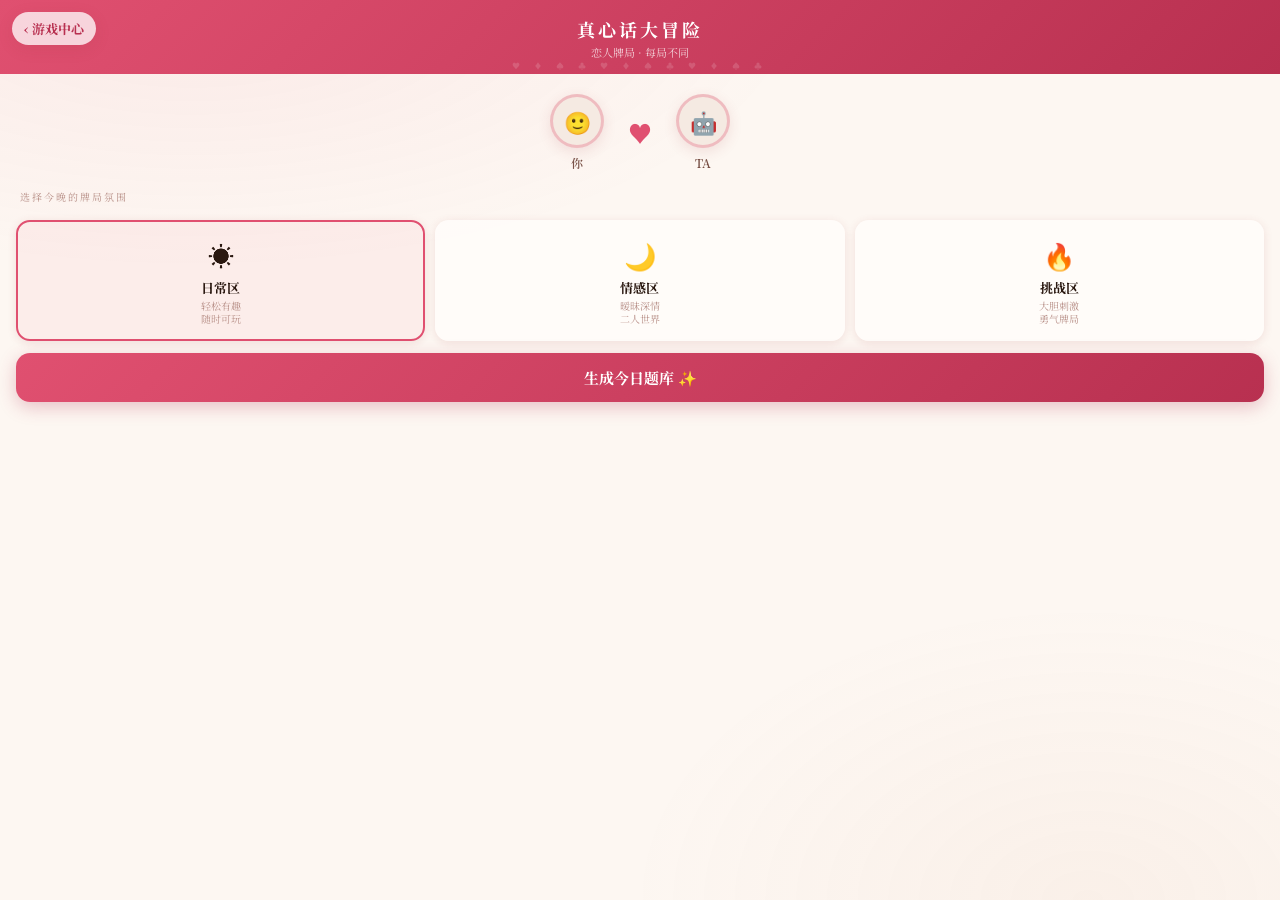
<file: games/truthdare.html>
<!DOCTYPE html>
<html lang="zh-CN">
<head>
<meta charset="UTF-8">
<meta name="viewport" content="width=device-width,initial-scale=1.0,maximum-scale=1.0,user-scalable=no">
<title>真心话大冒险</title>
<style>
@import url('https://fonts.googleapis.com/css2?family=Noto+Serif+SC:wght@400;600;700&display=swap');
:root{
  --rose:#e05070;--rose2:#b83050;--gold:#c8845a;
  --cream:#fdf7f2;--warm:#f5eae2;--panel:rgba(255,252,250,0.9);
  --text:#2a1810;--soft:#7a5248;--mute:#b89088;
  --shadow:rgba(160,50,60,0.12);
}
*{box-sizing:border-box;margin:0;padding:0;-webkit-tap-highlight-color:transparent;}
html,body{width:100%;height:100%;font-family:'Noto Serif SC',serif;background:var(--cream);color:var(--text);overflow:hidden;}
body{display:flex;flex-direction:column;height:100vh;}
.bg{position:fixed;inset:0;z-index:0;pointer-events:none;
  background:radial-gradient(ellipse 80% 50% at 15% 0%,rgba(224,80,112,.08),transparent 60%),
             radial-gradient(ellipse 60% 55% at 85% 100%,rgba(200,132,90,.06),transparent 60%);}
.screen{display:none;position:relative;z-index:1;flex-direction:column;align-items:center;
  height:100vh;overflow-y:auto;-webkit-overflow-scrolling:touch;padding-bottom:48px;}
.screen.active{display:flex;animation:fu .32s ease;}
@keyframes fu{from{opacity:0;transform:translateY(12px)}to{opacity:1;transform:translateY(0)}}
.top{width:100%;background:linear-gradient(135deg,var(--rose),var(--rose2));
  padding:16px 20px 14px;text-align:center;color:#fff;flex-shrink:0;position:relative;overflow:hidden;}
.top::after{content:'♥ ♦ ♠ ♣ ♥ ♦ ♠ ♣ ♥ ♦ ♠ ♣';
  position:absolute;bottom:3px;left:0;right:0;font-size:8px;
  color:rgba(255,255,255,.15);letter-spacing:6px;text-align:center;}
.top h2{font-size:18px;font-weight:700;letter-spacing:3px;}
.top p{font-size:11px;opacity:.75;margin-top:2px;}
.btn{width:calc(100% - 32px);margin:12px 16px 0;padding:14px;border:none;border-radius:14px;
  font-family:'Noto Serif SC',serif;font-size:15px;font-weight:700;cursor:pointer;
  transition:transform .15s,box-shadow .15s;}
.btn:active{transform:translateY(2px);}
.btn-rose{background:linear-gradient(135deg,var(--rose),var(--rose2));color:#fff;
  box-shadow:0 5px 18px rgba(176,48,80,.28);}
.btn-outline{background:transparent;color:var(--rose);border:2px solid var(--rose);box-shadow:none;}
.btn-gold{background:linear-gradient(135deg,#d4965a,#b87840);color:#fff;
  box-shadow:0 5px 16px rgba(180,110,60,.25);}
.btn-ghost{background:rgba(224,80,112,.07);color:var(--soft);border:1.5px solid rgba(224,80,112,.2);box-shadow:none;font-size:13px;padding:11px;}
.zone-grid{display:grid;grid-template-columns:repeat(3,1fr);gap:10px;width:calc(100% - 32px);margin:12px 16px 0;}
.zone-card{padding:14px 8px;border-radius:14px;background:var(--panel);border:2px solid transparent;
  box-shadow:0 2px 10px var(--shadow);cursor:pointer;text-align:center;transition:all .2s;}
.zone-card:active{transform:scale(.96);}
.zone-card.sel{border-color:var(--rose);background:rgba(224,80,112,.06);}
.zone-icon{font-size:26px;margin-bottom:5px;}
.zone-name{font-size:13px;font-weight:700;}
.zone-desc{font-size:10px;color:var(--mute);margin-top:2px;line-height:1.3;}
.players{display:flex;align-items:center;justify-content:center;gap:24px;padding:20px 20px 4px;}
.pchip{display:flex;flex-direction:column;align-items:center;gap:6px;}
.pav{width:54px;height:54px;border-radius:50%;border:3px solid rgba(224,80,112,.3);
  overflow:hidden;background:var(--warm);display:flex;align-items:center;justify-content:center;
  font-size:22px;box-shadow:0 4px 14px var(--shadow);}
.pav img{width:100%;height:100%;object-fit:cover;}
.pname{font-size:12px;color:var(--soft);font-weight:600;}
.vs{font-size:24px;color:var(--rose);animation:hb 1.6s infinite ease-in-out;}
@keyframes hb{0%,100%{transform:scale(1)}50%{transform:scale(1.3)}}
.dice-row{display:flex;justify-content:center;gap:44px;padding:24px 20px 8px;}
.dice-box{text-align:center;}
.dlabel{font-size:11px;color:var(--soft);margin-bottom:8px;font-weight:600;}
.dice{width:74px;height:74px;border-radius:16px;
  background:linear-gradient(135deg,#fff8f5,#f0e0d8);
  border:2px solid rgba(224,80,112,.25);
  box-shadow:0 6px 20px var(--shadow),inset 0 2px 4px rgba(255,255,255,.7);
  display:flex;align-items:center;justify-content:center;
  font-size:38px;transition:transform .1s;user-select:none;}
.dice.roll{animation:dr .5s ease;}
@keyframes dr{0%{transform:rotate(0)scale(1)}25%{transform:rotate(-15deg)scale(1.1)}
  50%{transform:rotate(15deg)scale(.95)}75%{transform:rotate(-8deg)scale(1.05)}100%{transform:rotate(0)scale(1)}}
.dice-msg{text-align:center;font-size:15px;font-weight:700;color:var(--rose);
  padding:12px 20px 4px;min-height:48px;}
.round-info{text-align:center;font-size:13px;color:var(--soft);padding:8px 20px 0;}
.spread{display:flex;justify-content:center;padding:18px 16px 8px;min-height:160px;}
.citem{width:108px;height:150px;border-radius:13px;cursor:pointer;position:relative;
  flex-shrink:0;margin-left:-20px;transition:transform .2s;}
.citem:first-child{margin-left:0;}
.citem:nth-child(1){transform:rotate(-9deg);z-index:1;}
.citem:nth-child(2){transform:rotate(-3deg) translateY(-5px);z-index:2;}
.citem:nth-child(3){transform:rotate(1deg) translateY(-9px);z-index:3;}
.citem:nth-child(4){transform:rotate(6deg) translateY(-5px);z-index:2;}
.citem:nth-child(5){transform:rotate(11deg);z-index:1;}
.citem:active{transform:rotate(0)translateY(-22px)scale(1.06)!important;z-index:10!important;}
.cback{width:100%;height:100%;border-radius:13px;
  background:linear-gradient(135deg,var(--rose) 0%,#a02848 50%,#6030a0 100%);
  border:2px solid rgba(255,255,255,.2);
  box-shadow:0 6px 20px var(--shadow);
  display:flex;flex-direction:column;align-items:center;justify-content:center;gap:6px;}
.cback-icon{font-size:30px;opacity:.9;animation:gp 2.5s infinite ease-in-out;}
@keyframes gp{0%,100%{transform:scale(1)}50%{transform:scale(1.08)}}
.cback-txt{font-size:10px;color:rgba(255,255,255,.7);letter-spacing:2px;}
.bigcard{width:180px;min-height:240px;border-radius:18px;
  background:linear-gradient(160deg,#fff8f5,#f8eee8);
  border:2px solid rgba(224,80,112,.2);
  box-shadow:0 12px 36px var(--shadow);
  display:flex;flex-direction:column;align-items:center;justify-content:center;
  padding:18px;gap:10px;margin:18px auto 0;}
.type-badge{padding:3px 12px;border-radius:999px;font-size:12px;font-weight:800;color:#fff;}
.type-truth{background:linear-gradient(135deg,#e05070,#b83050);}
.type-dare{background:linear-gradient(135deg,#5090d0,#3070b0);}
.card-text{font-size:15px;line-height:1.65;color:var(--text);text-align:center;}
.loading-box{display:flex;flex-direction:column;align-items:center;gap:14px;padding:40px 20px;}
.dots{display:flex;gap:6px;}
.dots span{width:8px;height:8px;border-radius:50%;background:var(--rose);
  animation:bk 1.2s infinite ease-in-out;}
.dots span:nth-child(2){animation-delay:.2s;}
.dots span:nth-child(3){animation-delay:.4s;}
@keyframes bk{0%,80%,100%{opacity:.2;transform:scale(.8)}40%{opacity:1;transform:scale(1)}}
.loading-txt{font-size:14px;color:var(--soft);}
.chat-scroll{width:100%;flex:1;overflow-y:auto;-webkit-overflow-scrolling:touch;padding:10px 14px 0;}
.cmsg{display:flex;gap:8px;margin-bottom:10px;align-items:flex-end;}
.cmsg.right{flex-direction:row-reverse;}
.cav{width:34px;height:34px;border-radius:50%;overflow:hidden;flex-shrink:0;
  background:var(--warm);display:flex;align-items:center;justify-content:center;font-size:16px;}
.cav img{width:100%;height:100%;object-fit:cover;}
.cbubble{max-width:72%;padding:10px 13px;border-radius:16px;
  font-size:14px;line-height:1.65;word-break:break-word;}
.cmsg.left .cbubble{background:var(--panel);border:1px solid rgba(224,80,112,.1);
  border-bottom-left-radius:4px;box-shadow:0 2px 8px var(--shadow);}
.cmsg.right .cbubble{background:linear-gradient(135deg,var(--rose),var(--rose2));
  color:#fff;border-bottom-right-radius:4px;}
.ctime{text-align:center;font-size:10px;color:var(--mute);margin:6px 0;}
.typing-ind{display:flex;gap:4px;padding:10px 14px;background:var(--panel);
  border-radius:14px;border-bottom-left-radius:4px;width:fit-content;}
.typing-ind span{width:6px;height:6px;border-radius:50%;background:var(--mute);
  animation:bk 1.2s infinite ease-in-out;}
.typing-ind span:nth-child(2){animation-delay:.2s;}
.typing-ind span:nth-child(3){animation-delay:.4s;}
.input-bar{width:100%;padding:10px 14px;background:rgba(253,247,242,.97);
  border-top:1px solid rgba(224,80,112,.1);display:flex;gap:8px;align-items:flex-end;flex-shrink:0;}
.input-bar textarea{flex:1;padding:10px 13px;border-radius:14px;
  border:1.5px solid rgba(224,80,112,.2);background:var(--warm);
  font-family:'Noto Serif SC',serif;font-size:14px;color:var(--text);
  resize:none;outline:none;max-height:100px;line-height:1.5;transition:border-color .2s;}
.input-bar textarea:focus{border-color:var(--rose);}
.send-btn{width:40px;height:40px;border-radius:12px;border:none;
  background:linear-gradient(135deg,var(--rose),var(--rose2));
  color:#fff;font-size:18px;cursor:pointer;flex-shrink:0;
  display:flex;align-items:center;justify-content:center;
  box-shadow:0 3px 10px rgba(176,48,80,.25);}
.send-btn:active{transform:scale(.92);}
.send-btn:disabled{opacity:.4;cursor:not-allowed;}
.slabel{width:100%;padding:14px 20px 4px;font-size:10px;letter-spacing:2px;color:var(--mute);}
.summary-card{width:calc(100% - 32px);margin:12px 16px 0;padding:18px;
  background:rgba(224,80,112,.05);border-radius:16px;border:1px solid rgba(224,80,112,.15);}
.summary-card p{font-size:13px;line-height:1.9;color:var(--soft);}
.action-row{display:flex;gap:10px;width:calc(100% - 32px);margin:10px 16px 0;}
.action-row .btn{margin:0;flex:1;}
.panel-info{width:calc(100% - 32px);margin:12px 16px 0;padding:12px 16px;
  background:var(--panel);border-radius:14px;border:1px solid rgba(224,80,112,.1);
  font-size:13px;color:var(--soft);text-align:center;}
.back-home{position:fixed;top:12px;left:12px;z-index:1000;border:none;border-radius:999px;background:rgba(255,255,255,.76);color:var(--rose2);padding:7px 12px;font-family:inherit;font-size:13px;font-weight:700;box-shadow:0 4px 16px var(--shadow);cursor:pointer}.toast{position:fixed;bottom:80px;left:50%;transform:translateX(-50%) translateY(10px);
  opacity:0;background:var(--text);color:#fff;padding:9px 18px;border-radius:999px;
  font-size:13px;font-weight:600;white-space:nowrap;z-index:999;
  transition:opacity .25s,transform .25s;pointer-events:none;}
.toast.show{opacity:1;transform:translateX(-50%) translateY(0);}
</style>
</head>
<body>
<button class="back-home" onclick="history.length>1?history.back():location.href='../index.html'">‹ 游戏中心</button>
<div class="bg"></div>

<!-- S1: 区域选择 -->
<div class="screen active" id="s-zone">
  <div class="top"><h2>真心话大冒险</h2><p>恋人牌局 · 每局不同</p></div>
  <div class="players">
    <div class="pchip">
      <div class="pav"><span id="user-av-z">🙂</span></div>
      <div class="pname" id="user-name-z">你</div>
    </div>
    <div class="vs">♥</div>
    <div class="pchip">
      <div class="pav" id="ai-av-z"><span>🤖</span></div>
      <div class="pname" id="ai-name-z">TA</div>
    </div>
  </div>
  <div class="slabel">选择今晚的牌局氛围</div>
  <div class="zone-grid">
    <div class="zone-card sel" data-zone="daily" onclick="selectZone(this)">
      <div class="zone-icon">☀️</div>
      <div class="zone-name">日常区</div>
      <div class="zone-desc">轻松有趣<br>随时可玩</div>
    </div>
    <div class="zone-card" data-zone="romance" onclick="selectZone(this)">
      <div class="zone-icon">🌙</div>
      <div class="zone-name">情感区</div>
      <div class="zone-desc">暧昧深情<br>二人世界</div>
    </div>
    <div class="zone-card" data-zone="daring" onclick="selectZone(this)">
      <div class="zone-icon">🔥</div>
      <div class="zone-name">挑战区</div>
      <div class="zone-desc">大胆刺激<br>勇气牌局</div>
    </div>
  </div>
  <button class="btn btn-rose" onclick="startGenerate()">生成今日题库 ✨</button>
</div>

<!-- S2: 生成中 -->
<div class="screen" id="s-loading">
  <div class="top"><h2>准备牌局</h2><p>正在生成专属题目…</p></div>
  <div class="loading-box">
    <div style="font-size:52px">🃏</div>
    <div class="dots"><span></span><span></span><span></span></div>
    <div class="loading-txt" id="load-txt">AI 正在洗牌中…</div>
  </div>
</div>

<!-- S3: 掷骰 -->
<div class="screen" id="s-dice">
  <div class="top"><h2>掷骰决定命运</h2><p>点数低的接受挑战</p></div>
  <div class="players">
    <div class="pchip">
      <div class="pav"><span id="user-av-d">🙂</span></div>
      <div class="pname" id="user-name-d">你</div>
    </div>
    <div class="vs">⚔️</div>
    <div class="pchip">
      <div class="pav" id="ai-av-d"><span>🤖</span></div>
      <div class="pname" id="ai-name-d">TA</div>
    </div>
  </div>
  <div class="round-info" id="round-info">第 1 轮 / 共 10 轮</div>
  <div class="dice-row">
    <div class="dice-box">
      <div class="dlabel" id="d-user-lbl">你</div>
      <div class="dice" id="dice-user">🎲</div>
    </div>
    <div class="dice-box">
      <div class="dlabel" id="d-ai-lbl">TA</div>
      <div class="dice" id="dice-ai">🎲</div>
    </div>
  </div>
  <div class="dice-msg" id="dice-msg">点击下方按钮掷骰</div>
  <button class="btn btn-rose" id="btn-roll" onclick="doRoll()">🎲 掷骰子</button>
  <button class="btn btn-outline" id="btn-enter-card" style="display:none" onclick="enterCard()">翻牌接受挑战 →</button>
</div>

<!-- S4: 抽卡 -->
<div class="screen" id="s-card">
  <div class="top"><h2 id="card-title">你来抽一张</h2><p id="card-sub">从牌堆中选一张翻开</p></div>
  <div class="panel-info" id="card-whose">等待翻牌…</div>
  <div class="spread" id="card-spread"></div>
  <div id="card-reveal" style="display:none;width:100%;flex-direction:column;align-items:center;">
    <div class="bigcard">
      <div class="type-badge" id="rv-badge">真心话</div>
      <div class="card-text" id="rv-text"></div>
    </div>
  </div>
  <button class="btn btn-gold" id="btn-ai-pick" style="display:none" onclick="aiPickCard()">让 <span id="ai-pick-name">TA</span> 随机抽一张 🃏</button>
  <button class="btn btn-rose" id="btn-enter-chat" style="display:none" onclick="enterChat()">开始挑战 💬</button>
</div>

<!-- S5: 对话 -->
<div class="screen" id="s-chat" style="padding-bottom:0;">
  <div class="top" style="padding:12px 20px 10px;">
    <div style="display:flex;align-items:center;justify-content:space-between;">
      <div style="text-align:left;">
        <div style="font-size:14px;font-weight:700;" id="chat-round-lbl">第1轮</div>
        <div style="font-size:10px;opacity:.75;" id="chat-type-lbl">真心话</div>
      </div>
      <div style="text-align:right;max-width:55%;">
        <div style="font-size:11px;opacity:.8;word-break:break-all;" id="chat-card-prev"></div>
      </div>
    </div>
  </div>
  <div class="chat-scroll" id="chat-area"></div>
  <!-- 继续游戏 bar -->
  <div id="bar-continue" style="display:none;padding:10px 14px;background:rgba(253,247,242,.97);border-top:1px solid rgba(224,80,112,.1);">
    <button class="btn btn-rose" style="margin:0;width:100%;" onclick="nextRound()">继续游戏 →</button>
  </div>
  <!-- 输入 bar -->
  <div class="input-bar" id="bar-input" style="display:none;">
    <textarea id="chat-input" rows="1" placeholder="写下你的回答…" oninput="autoResize(this)"></textarea>
    <button class="send-btn" id="btn-send" onclick="sendUserMsg()">➤</button>
  </div>
  <!-- 回答后操作 bar -->
  <div id="bar-after" style="display:none;padding:10px 14px;background:rgba(253,247,242,.97);border-top:1px solid rgba(224,80,112,.1);">
    <div class="action-row">
      <button class="btn btn-ghost" onclick="showInputBar()">💬 继续聊</button>
      <button class="btn btn-rose" style="margin:0;" onclick="nextRound()">下一轮 →</button>
    </div>
  </div>
</div>

<!-- S6: 结束 -->
<div class="screen" id="s-end">
  <div class="top"><h2>牌局结束</h2><p>感谢今晚的真心与冒险</p></div>
  <div class="players" style="padding-top:24px;">
    <div class="pchip">
      <div class="pav"><span id="end-user-av">🙂</span></div>
      <div class="pname" id="end-user-name">你</div>
    </div>
    <div class="vs">💕</div>
    <div class="pchip">
      <div class="pav" id="end-ai-av"><span>🤖</span></div>
      <div class="pname" id="end-ai-name">TA</div>
    </div>
  </div>
  <div class="slabel">今晚的故事</div>
  <div class="summary-card">
    <div class="loading-box" id="summary-loading" style="padding:16px 0;">
      <div class="dots"><span></span><span></span><span></span></div>
      <div class="loading-txt">正在整理今晚的故事…</div>
    </div>
    <p id="summary-text" style="display:none;"></p>
  </div>
  <button class="btn btn-rose" onclick="restartGame()">再来一局 🎴</button>
  <button class="btn btn-outline" onclick="endAndNotify()" style="margin-top:8px;">结束并告知TA ✉️</button>
</div>

<div class="toast" id="toast"></div>

<script>
// ── 状态 ──
let zone='daily', cards=[], round=0, totalRounds=10;
let loserIsUser=false, currentCard=null, gameLog=[];
let aiName='TA', aiPersona='', aiAvatarUri='', userName='你';

// ── Android / Web 桥接 ──
const _cbs={}; let _cbId=0;
function normalizeApiUrl(url){
  url=(url||'').trim().replace(/\/+$/,'');
  if(!url)return'';
  if(url.endsWith('/chat/completions'))return url;
  return url+(url.includes('/v1')?'/chat/completions':'/v1/chat/completions');
}
function webApiConfig(){
  try{return JSON.parse(localStorage.getItem('api')||'{}')}catch(e){return{}}
}
function callAI(prompt,onOk,onFail){
  if(window.Android&&typeof Android.callAI==='function'){
    const id='cb'+(++_cbId);
    _cbs[id]=(text,err)=>{ delete _cbs[id]; err?onFail&&onFail(err):onOk&&onOk(text); };
    try{ Android.callAI(prompt,id); }
    catch(e){ delete _cbs[id]; onFail&&onFail(e.message); }
    return;
  }
  const api=webApiConfig();
  const url=normalizeApiUrl(api.url||'');
  if(!url||!api.key){ onFail&&onFail('请先回到小手机设置里填写 API URL 和 Key'); return; }
  fetch(url,{method:'POST',headers:{'Content-Type':'application/json','Authorization':'Bearer '+api.key},body:JSON.stringify({model:api.model||'gpt-4o-mini',messages:[{role:'user',content:prompt}],stream:false,temperature:.9,max_tokens:900})})
    .then(r=>r.json())
    .then(data=>{ const text=data.choices?.[0]?.message?.content||data.choices?.[0]?.text||''; text?onOk&&onOk(text):onFail&&onFail('empty response'); })
    .catch(e=>onFail&&onFail(e.message||String(e)));
}
window.__aiCallback=function(id,text,err){ const cb=_cbs[id]; if(cb)cb(text||'',err||null); };

// ── 初始化 ──
window.addEventListener('DOMContentLoaded',()=>{
  try{
    if(window.Android){
      aiName=Android.getAiName()||'TA'; aiPersona=Android.getAiPersona()||''; aiAvatarUri=Android.getAiAvatar()||''; userName=Android.getUserName()||'你';
    }else{
      const params=new URLSearchParams(location.search);
      const saved=JSON.parse(localStorage.getItem('gameSelectedAi')||'{}');
      const chars=JSON.parse(localStorage.getItem('chars')||'[]');
      const found=chars.find(c=>String(c.id)===String(params.get('aiId')||saved.id||''));
      const c=found||saved||{};
      aiName=c.realName||c.name||'TA';
      aiPersona=c.system||c.persona||c.identity||c.relation||'';
      aiAvatarUri=c.avatarImg||c.avatar||'';
      const prof=JSON.parse(localStorage.getItem('userProfile')||'{}');
      userName=prof.name||'你';
    }
  }catch(e){}
  initUI();
});

function initUI(){
  const avSrc=aiAvatarUri?(aiAvatarUri.startsWith('file://')?aiAvatarUri:'file://'+aiAvatarUri):'';
  // 名字
  ['z','d'].forEach(s=>{
    const u=document.getElementById('user-name-'+s); if(u)u.textContent=userName;
    const a=document.getElementById('ai-name-'+s); if(a)a.textContent=aiName;
  });
  document.getElementById('d-user-lbl').textContent=userName;
  document.getElementById('d-ai-lbl').textContent=aiName;
  document.getElementById('ai-pick-name').textContent=aiName;
  document.getElementById('end-user-name').textContent=userName;
  document.getElementById('end-ai-name').textContent=aiName;
  // AI 头像
  if(avSrc){
    ['ai-av-z','ai-av-d','end-ai-av'].forEach(id=>{
      const el=document.getElementById(id);
      if(el)el.innerHTML=`<img src="${avSrc}" style="width:100%;height:100%;object-fit:cover;border-radius:50%;" onerror="this.parentNode.textContent='🤖'">`;
    });
  }
}

// ── 区域选择 ──
function selectZone(el){
  document.querySelectorAll('.zone-card').forEach(c=>c.classList.remove('sel'));
  el.classList.add('sel'); zone=el.dataset.zone;
}
function zoneName(){ return {daily:'日常区',romance:'情感区',daring:'挑战区'}[zone]||'日常区'; }

// ── 生成题库 ──
function startGenerate(){
  showScreen('s-loading');
  const zDesc={daily:'轻松日常，聊生活趣事小秘密，氛围欢乐',romance:'暧昧浪漫，聊感情爱意，适合情侣深夜',daring:'大胆刺激，敢说敢做，稍带挑战性'}[zone];
  const pNote=aiPersona?`\n（角色人设供参考，AI回答题目时需完全符合此人设，不得OOC：${aiPersona.slice(0,150)}）`:'';
  const prompt=`你正在为一对情侣设计真心话大冒险题目。
区域：${zoneName()}（${zDesc}）${pNote}

请生成10道题，5道真心话(truth)、5道大冒险(dare)。
真心话：说出内心真实想法或秘密。
大冒险：完成某个行为或挑战（可口头描述完成）。
题目要有创意，符合区域氛围，不要陈词滥调。

只输出JSON数组，不要任何其他内容：
[{"type":"truth","text":"题目"},{"type":"dare","text":"题目"}]`;

  callAI(prompt,(text)=>{
    try{
      let clean=text.replace(/```json|```/g,'').trim();
const match=clean.match(/\[[\s\S]*\]/);
if(match) clean=match[0];
const data=JSON.parse(clean);
if(Array.isArray(data)&&data.length>=5){
  cards=data.slice(0,10); round=0; gameLog=[];
  showScreen('s-dice'); updateRoundInfo();
} else { toast('题目生成失败，请重试'); showScreen('s-zone'); }
    }catch(e){ toast('解析失败，请重试'); showScreen('s-zone'); }
  },()=>{ toast('网络错误，请重试'); showScreen('s-zone'); });
}

// ── 掷骰 ──
const DFACE=['','1️⃣','2️⃣','3️⃣','4️⃣','5️⃣','6️⃣'];
function updateRoundInfo(){ document.getElementById('round-info').textContent=`第 ${round+1} 轮 / 共 ${totalRounds} 轮`; }

function doRoll(){
  const btnR=document.getElementById('btn-roll'), btnN=document.getElementById('btn-enter-card');
  btnR.disabled=true; btnN.style.display='none';
  const du=document.getElementById('dice-user'), da=document.getElementById('dice-ai');
  du.classList.add('roll'); da.classList.add('roll');
  document.getElementById('dice-msg').textContent='骰子在飞…';
  setTimeout(()=>{
    du.classList.remove('roll'); da.classList.remove('roll');
    let u,a; do{ u=Math.floor(Math.random()*6)+1; a=Math.floor(Math.random()*6)+1; }while(u===a);
    du.textContent=DFACE[u]; da.textContent=DFACE[a];
    loserIsUser=u<a;
    const loser=loserIsUser?userName:aiName;
    document.getElementById('dice-msg').textContent=`${u} : ${a} — ${loser}点数低，接受挑战！`;
    btnR.disabled=false; btnN.style.display='block';
  },900);
}

// ── 抽卡 ──
function enterCard(){
  currentCard=cards[round%cards.length];
  showScreen('s-card');
  document.getElementById('card-reveal').style.display='none';
  document.getElementById('btn-enter-chat').style.display='none';
  if(loserIsUser){
    document.getElementById('card-title').textContent='你来抽一张';
    document.getElementById('card-sub').textContent='从牌堆中选一张翻开';
    document.getElementById('card-whose').textContent=`轮到你接受挑战！`;
    document.getElementById('btn-ai-pick').style.display='none';
    renderSpread(false);
  } else {
document.getElementById('card-title').textContent=`帮 ${aiName} 翻一张`;
document.getElementById('card-sub').textContent=`${aiName} 输了，帮TA翻开一张牌`;
document.getElementById('card-whose').textContent=`${aiName} 将接受这道题的挑战`;
    document.getElementById('btn-ai-pick').style.display='block';
    renderSpread(true);
  }
}

function renderSpread(forAi){
  const sp=document.getElementById('card-spread');
  sp.style.display='flex';
  sp.style.flexWrap='wrap';
  sp.style.justifyContent='center';
  sp.style.gap='10px';
  sp.innerHTML='';
  for(let i=0;i<5;i++){
    const c=document.createElement('div'); c.className='citem';
    c.style.cursor='pointer';
    c.innerHTML='<div class="cback"><div class="cback-icon">💌</div><div class="cback-txt">翻开我</div></div>';
    c.addEventListener('click',()=>revealCard());  // ✅ 所有牌都绑事件
    sp.appendChild(c);
  }
}

function aiPickCard(){ document.getElementById('btn-ai-pick').style.display='none'; revealCard(); }

function revealCard(){
  document.getElementById('card-spread').style.display = '';
  document.getElementById('btn-ai-pick').style.display='none';
  const rv=document.getElementById('card-reveal'); rv.style.display='flex';
  const badge=document.getElementById('rv-badge');
  badge.textContent=currentCard.type==='truth'?'💗 真心话':'✨ 大冒险';
  badge.className='type-badge '+(currentCard.type==='truth'?'type-truth':'type-dare');
  document.getElementById('rv-text').textContent=currentCard.text;
  document.getElementById('btn-enter-chat').style.display='block';
}

// ── 进入对话 ──
function enterChat(){
  showScreen('s-chat');
  document.getElementById('chat-round-lbl').textContent=`第 ${round+1} 轮`;
  document.getElementById('chat-type-lbl').textContent=currentCard.type==='truth'?'💗 真心话':'✨ 大冒险';
  const prev=currentCard.text; document.getElementById('chat-card-prev').textContent=prev.length>18?prev.slice(0,18)+'…':prev;
  document.getElementById('chat-area').innerHTML='';
  document.getElementById('bar-continue').style.display='none';
  document.getElementById('bar-input').style.display='none';
  document.getElementById('bar-after').style.display='none';
  addChatTime();
  if(loserIsUser){ aiAnnounceCard(()=>{ document.getElementById('bar-input').style.display='flex'; }); }
  else { aiAnswerCard(); }
}

// AI 宣读题目
function aiAnnounceCard(cb){
  showTyping();
  const typeW=currentCard.type==='truth'?'真心话':'大冒险';
  callAI(buildPrompt(`你和 ${userName} 在玩真心话大冒险（${zoneName()}）。
这一轮 ${userName} 输了，需要回答一道${typeW}。题目是：「${currentCard.text}」
请以你的口吻宣读这道题（1-2句话），语气符合你的性格，带点期待或调侃。
直接输出对话内容，不要任何格式标签。`),
  (t)=>{ removeTyping(); addAiBubble(t.trim()); cb&&cb(); },
  ()=>{ removeTyping(); addAiBubble(`好，你的${typeW}是：「${currentCard.text}」`); cb&&cb(); });
}

// AI 回答题目
function aiAnswerCard(){
  showTyping();
  const typeW=currentCard.type==='truth'?'真心话':'大冒险';
  callAI(buildPrompt(`你和 ${userName} 在玩真心话大冒险（${zoneName()}）。
这一轮你输了，需要完成这道${typeW}：「${currentCard.text}」
请以你的口吻认真回答（3-6句话）。真心话要真实有个性；大冒险要描述你的行动和感受。
必须完全符合你的性格设定，不得OOC。直接输出回答，不要任何格式标签。`),
  (t)=>{ removeTyping(); addAiBubble(t.trim()); setTimeout(showAfterAiAnswer,400); },
  ()=>{ removeTyping(); addAiBubble('（TA想了很久，一时说不出来…）'); showAfterAiAnswer(); });
}

function showAfterAiAnswer(){
  const bar=document.getElementById('bar-continue');
  bar.innerHTML=`<div class="action-row">
    <button class="btn btn-ghost" style="margin:0;" onclick="showInputBarForChat()">💬 和TA聊聊</button>
    <button class="btn btn-rose" style="margin:0;" onclick="nextRound()">下一轮 →</button>
  </div>`;
  bar.style.display='block';
}

function showInputBarForChat(){
  document.getElementById('bar-continue').style.display='none';
  document.getElementById('bar-input').style.display='flex';
  document.getElementById('chat-input').focus();
}

// ── 用户发消息 ──
function sendUserMsg(){
  const inp=document.getElementById('chat-input'), text=inp.value.trim();
  if(!text)return;
  const btn=document.getElementById('btn-send'); btn.disabled=true;
  inp.value=''; autoResize(inp);
  addUserBubble(text);
  // 记录
  let log=gameLog.find(l=>l.round===round);
  if(!log){ log={round,loserIsUser,card:currentCard,userAnswer:text,aiReply:'',extra:[]}; gameLog.push(log); }
  else { log.extra.push(userName+': '+text); }
  showTyping();
  const isFirstAnswer=loserIsUser&&!log.aiReply;
  const promptStr=loserIsUser&&isFirstAnswer
    ?buildPrompt(`你和 ${userName} 在玩真心话大冒险（${zoneName()}）。
题目（${currentCard.type==='truth'?'真心话':'大冒险'}）：「${currentCard.text}」
${userName} 的回答是：「${text}」
请以你的口吻对TA的回答做出回应（2-4句话），可以感动、调侃、追问或分享感受。
必须符合你的性格设定，不得OOC。直接输出回复，不要格式标签。`)
    :buildPrompt(`你和 ${userName} 在玩真心话大冒险，正在聊天。
本轮题目是：「${currentCard.text}」
${userName} 说：「${text}」
请以你的口吻自然回应（2-3句话），像真实对话。
必须符合你的性格设定，不得OOC。直接输出回复。`);
  callAI(promptStr,(reply)=>{
    removeTyping(); const r=reply.trim(); addAiBubble(r); btn.disabled=false;
    if(log) log.aiReply=(log.aiReply||'')+r+' ';
    document.getElementById('bar-input').style.display='none';
    document.getElementById('bar-after').style.display='block';
  },()=>{ removeTyping(); addAiBubble('…'); btn.disabled=false;
    document.getElementById('bar-input').style.display='none';
    document.getElementById('bar-after').style.display='block';
  });
}

function showInputBar(){
  document.getElementById('bar-after').style.display='none';
  document.getElementById('bar-input').style.display='flex';
  document.getElementById('chat-input').focus();
}

// ── 下一轮 ──
function nextRound(){
  round++;
  if(round>=totalRounds){ endGame(); return; }
  document.getElementById('btn-enter-card').style.display='none';
  document.getElementById('btn-roll').disabled=false;
  document.getElementById('dice-user').textContent='🎲';
  document.getElementById('dice-ai').textContent='🎲';
  document.getElementById('dice-msg').textContent='点击下方按钮掷骰';
  updateRoundInfo(); showScreen('s-dice');
}

// ── 游戏结束 ──
function endGame(){
  showScreen('s-end');
  document.getElementById('summary-loading').style.display='flex';
  document.getElementById('summary-text').style.display='none';
  const logStr=gameLog.map((l,i)=>{
    const tw=l.card.type==='truth'?'真心话':'大冒险';
    const loser=l.loserIsUser?userName:aiName;
    let s=`第${i+1}轮：${loser}抽到${tw}「${l.card.text}」`;
    if(l.userAnswer) s+=`，${userName}说：「${l.userAnswer.slice(0,30)}」`;
    if(l.aiReply) s+=`，你回应：「${l.aiReply.slice(0,30)}」`;
    return s;
  }).join('；\n');
  callAI(buildPrompt(`你和 ${userName} 刚刚完成了一场${zoneName()}的真心话大冒险（共${totalRounds}轮）。
游戏摘要：
${logStr||'（暂无记录）'}

请以你的口吻写一段温柔或俏皮的游戏总结（4-6句话），
可以提到印象深刻的瞬间、感受，或对 ${userName} 说的话。
必须完全符合你的性格设定，不得OOC。直接输出总结，不要格式标签。`),
  (text)=>{
    document.getElementById('summary-loading').style.display='none';
    const el=document.getElementById('summary-text'); el.textContent=text.trim(); el.style.display='block';
  },()=>{
    document.getElementById('summary-loading').style.display='none';
    const el=document.getElementById('summary-text'); el.textContent='今晚玩得很开心，谢谢你的真心与勇气。💕'; el.style.display='block';
  });
}

function endAndNotify(){
  const s=document.getElementById('summary-text').textContent;
  try{ Android.onGameEvent('game_end_summary',JSON.stringify({summary:s,zone:zoneName(),rounds:round})); }catch(e){}
  toast('已告知 '+aiName+' 今晚的故事 💌');
  setTimeout(()=>{ try{Android.onGameEvent('exit','{}');}catch(e){} },1500);
}

function restartGame(){ round=0;cards=[];gameLog=[];currentCard=null; showScreen('s-zone'); }

// ── Prompt 构建（严格人设）──
function buildPrompt(task){
  let langRule = '';
  try {
    const lang = Android.getAiLang() || '';
    if (lang && lang !== '默认 (中文)' && lang !== 'Chinese' && lang !== '中文') {
      langRule = `\n【语言规则】你的台词必须用${lang}说，但每句话后面用括号加上中文翻译，格式：原文（中文翻译）。`;
    }
  } catch(e) {}
  const p=aiPersona
    ?`你是「${aiName}」。以下是你的完整角色人设，你必须严格按照此人设的性格、说话方式、语气、习惯来回应，绝对不能OOC（出戏），不能说"作为AI"之类的话：\n${aiPersona}${langRule}\n\n`
    :`你是「${aiName}」，一个有个性的恋人。${langRule}\n\n`;
  return p+task.trim();
}


// ── 聊天气泡 ──
function getAiAvHtml(size){
  const s=size||34; const uri=aiAvatarUri?(aiAvatarUri.startsWith('file://')?aiAvatarUri:'file://'+aiAvatarUri):'';
  return uri?`<img src="${uri}" style="width:${s}px;height:${s}px;border-radius:50%;object-fit:cover;" onerror="this.parentNode.textContent='🤖'">`:'🤖';
}

function addAiBubble(text){
  const area=document.getElementById('chat-area');
  const d=document.createElement('div'); d.className='cmsg left';
  d.innerHTML=`<div class="cav">${getAiAvHtml()}</div><div class="cbubble">${esc(text)}</div>`;
  area.appendChild(d); d.scrollIntoView({behavior:'smooth',block:'end'});
}

function addUserBubble(text){
  const area=document.getElementById('chat-area');
  const d=document.createElement('div'); d.className='cmsg right';
  d.innerHTML=`<div class="cbubble">${esc(text)}</div><div class="cav">🙂</div>`;
  area.appendChild(d); d.scrollIntoView({behavior:'smooth',block:'end'});
}

function showTyping(){
  const area=document.getElementById('chat-area');
  const d=document.createElement('div'); d.className='cmsg left'; d.id='typing-el';
  d.innerHTML=`<div class="cav">${getAiAvHtml()}</div><div class="typing-ind"><span></span><span></span><span></span></div>`;
  area.appendChild(d); d.scrollIntoView({behavior:'smooth',block:'end'});
}

function removeTyping(){ const el=document.getElementById('typing-el'); if(el)el.remove(); }

function addChatTime(){
  const area=document.getElementById('chat-area');
  const d=document.createElement('div'); d.className='ctime';
  const n=new Date(); d.textContent=`${n.getHours().toString().padStart(2,'0')}:${n.getMinutes().toString().padStart(2,'0')}`;
  area.appendChild(d);
}

function esc(s){ const d=document.createElement('div'); d.textContent=s; return d.innerHTML; }

// ── 工具 ──
function showScreen(id){ document.querySelectorAll('.screen').forEach(s=>s.classList.remove('active')); document.getElementById(id).classList.add('active'); }
function autoResize(el){ el.style.height='auto'; el.style.height=Math.min(el.scrollHeight,100)+'px'; }
let _tt; function toast(msg){ const el=document.getElementById('toast'); el.textContent=msg; el.classList.add('show'); clearTimeout(_tt); _tt=setTimeout(()=>el.classList.remove('show'),2500); }
</script>
</body>
</html>
</file>
